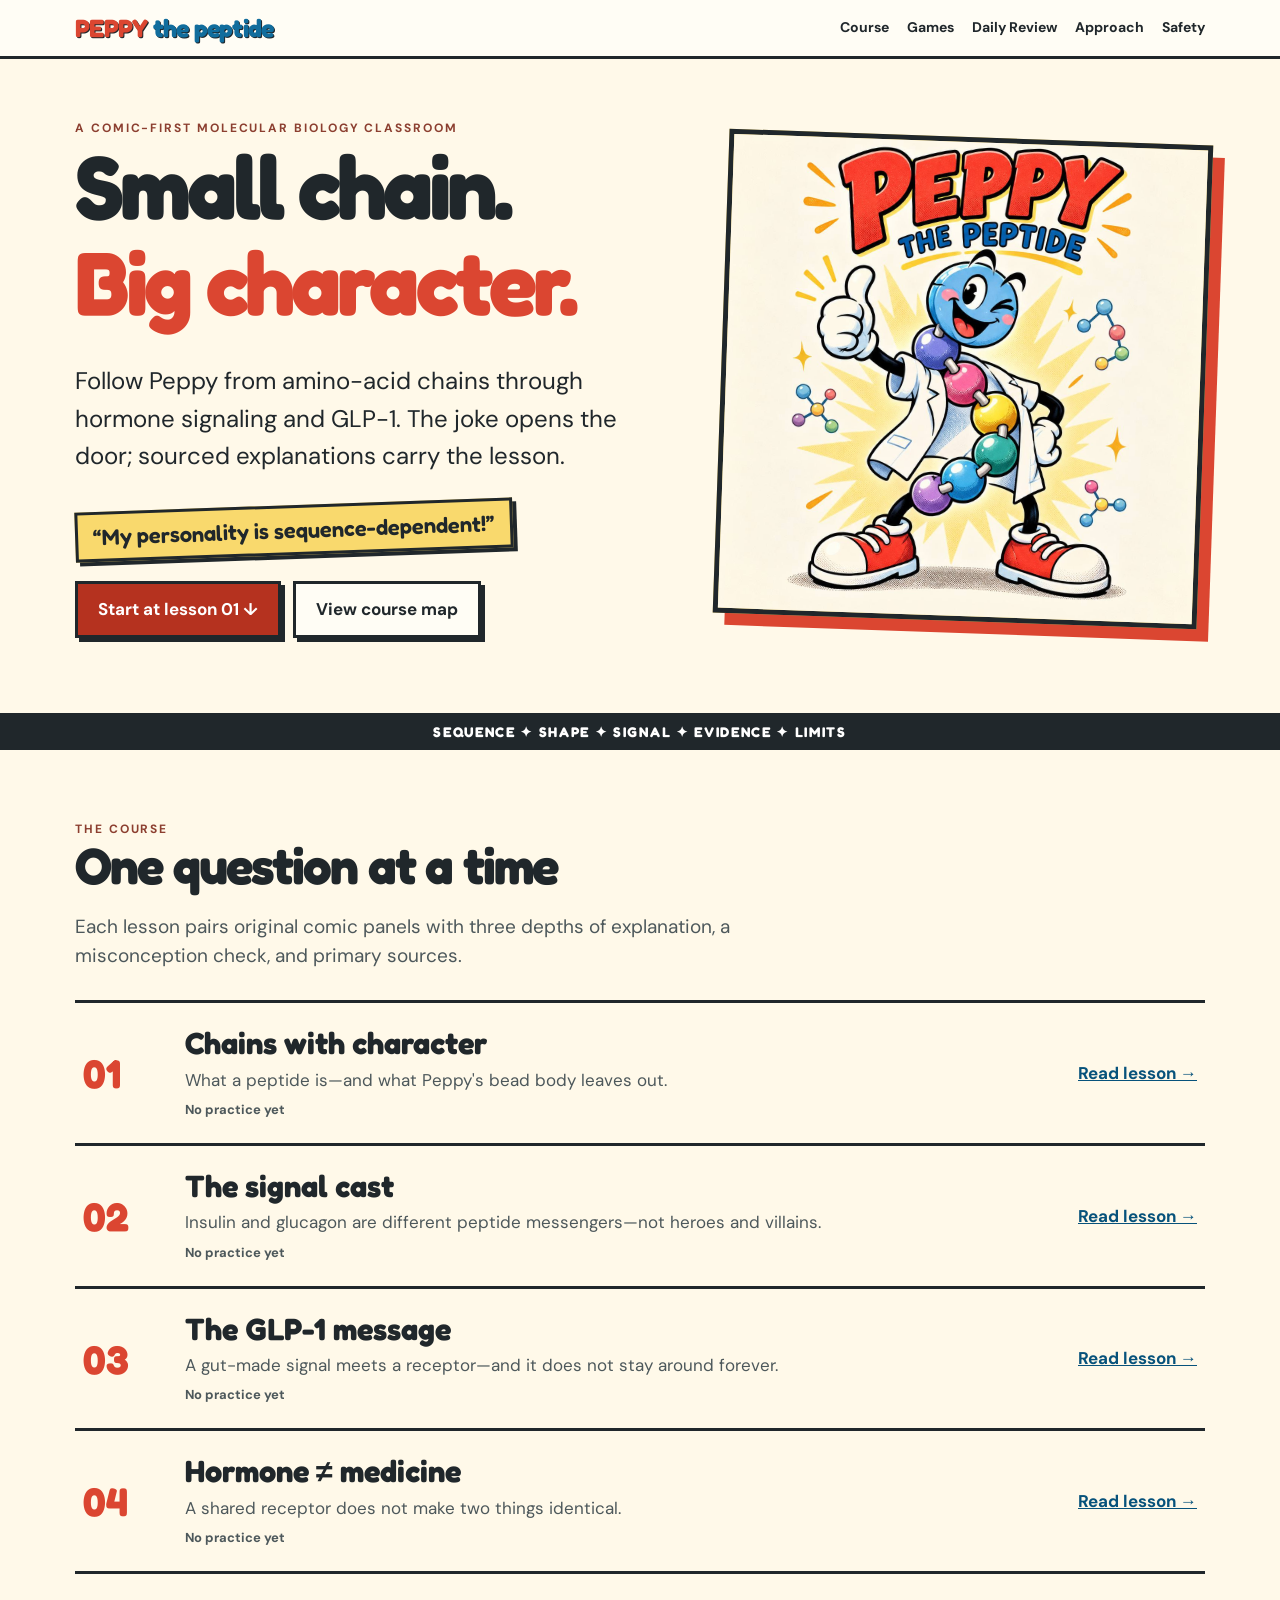
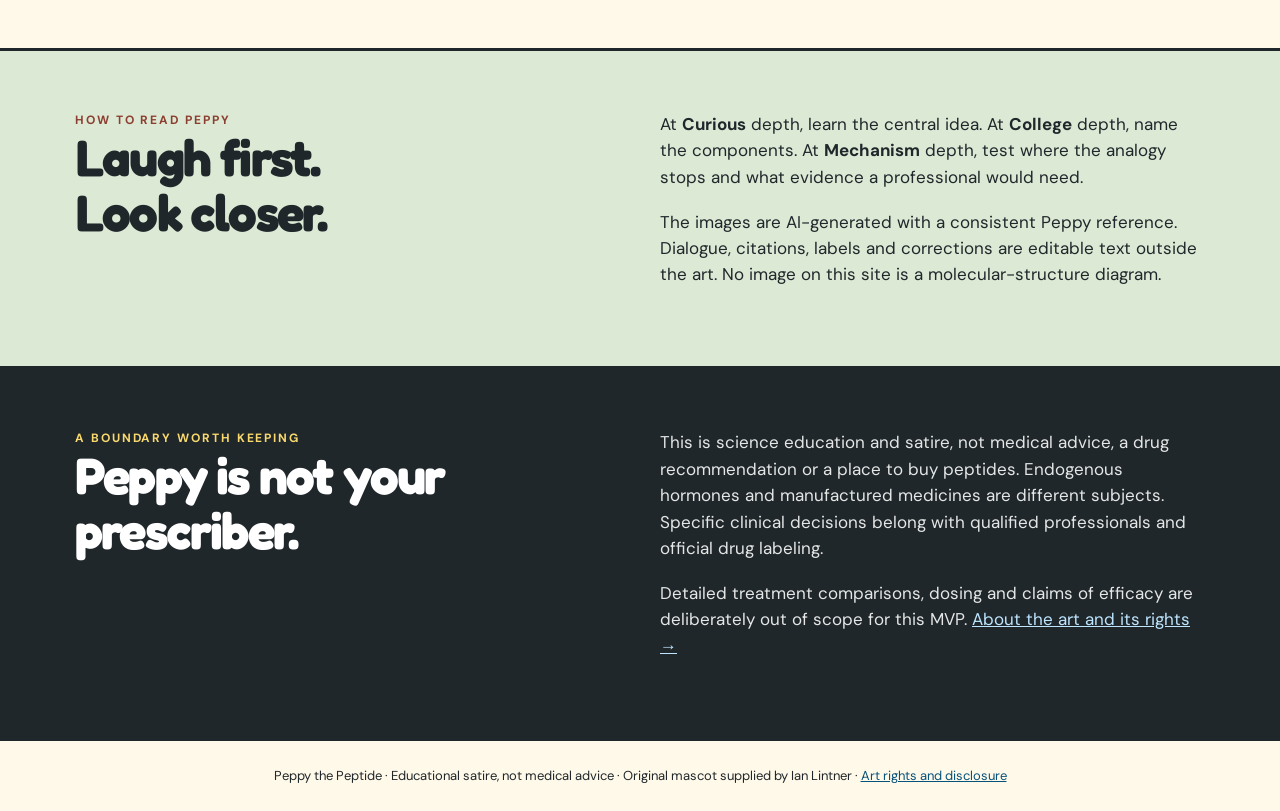
<file: site/index.html>
<!doctype html><html lang="en"><head><meta charset="utf-8"><meta name="viewport" content="width=device-width,initial-scale=1"><meta name="description" content="Peppy the Peptide: sourced, comic-first science lessons from amino-acid sequence to molecular signaling."><title>Course · Peppy the Peptide</title><link rel="stylesheet" href="styles.css"></head><body><a class="skip-link" href="#main">Skip to content</a><header class="site-header"><div class="wrap nav"><a class="brand" href="index.html">PEPPY <span>the peptide</span></a><nav aria-label="Main navigation"><a href="index.html#course">Course</a><a href="games/index.html">Games</a><a href="games/review.html">Daily Review</a><a href="index.html#approach">Approach</a><a href="index.html#safety">Safety</a></nav></div></header><main id="main"><section class="wrap hero"><div><div class="eyebrow">A comic-first molecular biology classroom</div><h1>Small chain.<br><em>Big character.</em></h1><p class="lede">Follow Peppy from amino-acid chains through hormone signaling and GLP-1. The joke opens the door; sourced explanations carry the lesson.</p><div class="catchphrase">“My personality is sequence-dependent!”</div><div class="actions"><a class="button" href="lessons/foundations.html">Start at lesson 01 ↓</a><a class="button light" href="#course">View course map</a></div></div><div class="cover"><img src="assets/peppy-original.jpg" alt="Peppy, a smiling blue-headed seven-sphere chain in a white lab coat and red sneakers" width="1254" height="1254"></div></section><div class="stripe" aria-hidden="true">SEQUENCE ✦ SHAPE ✦ SIGNAL ✦ EVIDENCE ✦ LIMITS</div><section class="wrap section" id="course"><div class="section-title"><div class="eyebrow">The course</div><h2>One question at a time</h2><p>Each lesson pairs original comic panels with three depths of explanation, a misconception check, and primary sources.</p></div><ol class="course-list"><li data-course-lesson="foundations"><span class="number">01</span><div><h3>Chains with character</h3><p>What a peptide is—and what Peppy&#x27;s bead body leaves out.</p><p class="course-game-progress" data-game-progress="foundations" aria-live="polite"></p></div><a href="lessons/foundations.html">Read lesson →</a></li><li data-course-lesson="signal-cast"><span class="number">02</span><div><h3>The signal cast</h3><p>Insulin and glucagon are different peptide messengers—not heroes and villains.</p><p class="course-game-progress" data-game-progress="signal-cast" aria-live="polite"></p></div><a href="lessons/signal-cast.html">Read lesson →</a></li><li data-course-lesson="endogenous-glp1"><span class="number">03</span><div><h3>The GLP-1 message</h3><p>A gut-made signal meets a receptor—and it does not stay around forever.</p><p class="course-game-progress" data-game-progress="endogenous-glp1" aria-live="polite"></p></div><a href="lessons/endogenous-glp1.html">Read lesson →</a></li><li data-course-lesson="hormone-and-medicine"><span class="number">04</span><div><h3>Hormone ≠ medicine</h3><p>A shared receptor does not make two things identical.</p><p class="course-game-progress" data-game-progress="hormone-and-medicine" aria-live="polite"></p></div><a href="lessons/hormone-and-medicine.html">Read lesson →</a></li></ol></section><section class="learning" id="approach"><div class="wrap learning-grid"><div><div class="eyebrow">How to read Peppy</div><h2>Laugh first.<br>Look closer.</h2></div><div><p>At <strong>Curious</strong> depth, learn the central idea. At <strong>College</strong> depth, name the components. At <strong>Mechanism</strong> depth, test where the analogy stops and what evidence a professional would need.</p><p>The images are AI-generated with a consistent Peppy reference. Dialogue, citations, labels and corrections are editable text outside the art. No image on this site is a molecular-structure diagram.</p></div></div></section><section class="science" id="safety"><div class="wrap learning-grid"><div><div class="eyebrow" style="color:var(--gold)">A boundary worth keeping</div><h2>Peppy is not your prescriber.</h2></div><div><p>This is science education and satire, not medical advice, a drug recommendation or a place to buy peptides. Endogenous hormones and manufactured medicines are different subjects. Specific clinical decisions belong with qualified professionals and official drug labeling.</p><p>Detailed treatment comparisons, dosing and claims of efficacy are deliberately out of scope for this MVP. <a href="rights.html">About the art and its rights →</a></p></div></div></section></main><footer class="site-footer">Peppy the Peptide · Educational satire, not medical advice · Original mascot supplied by Ian Lintner · <a href="rights.html">Art rights and disclosure</a></footer><script type="module" src="games/hub.js"></script></body></html>
</file>
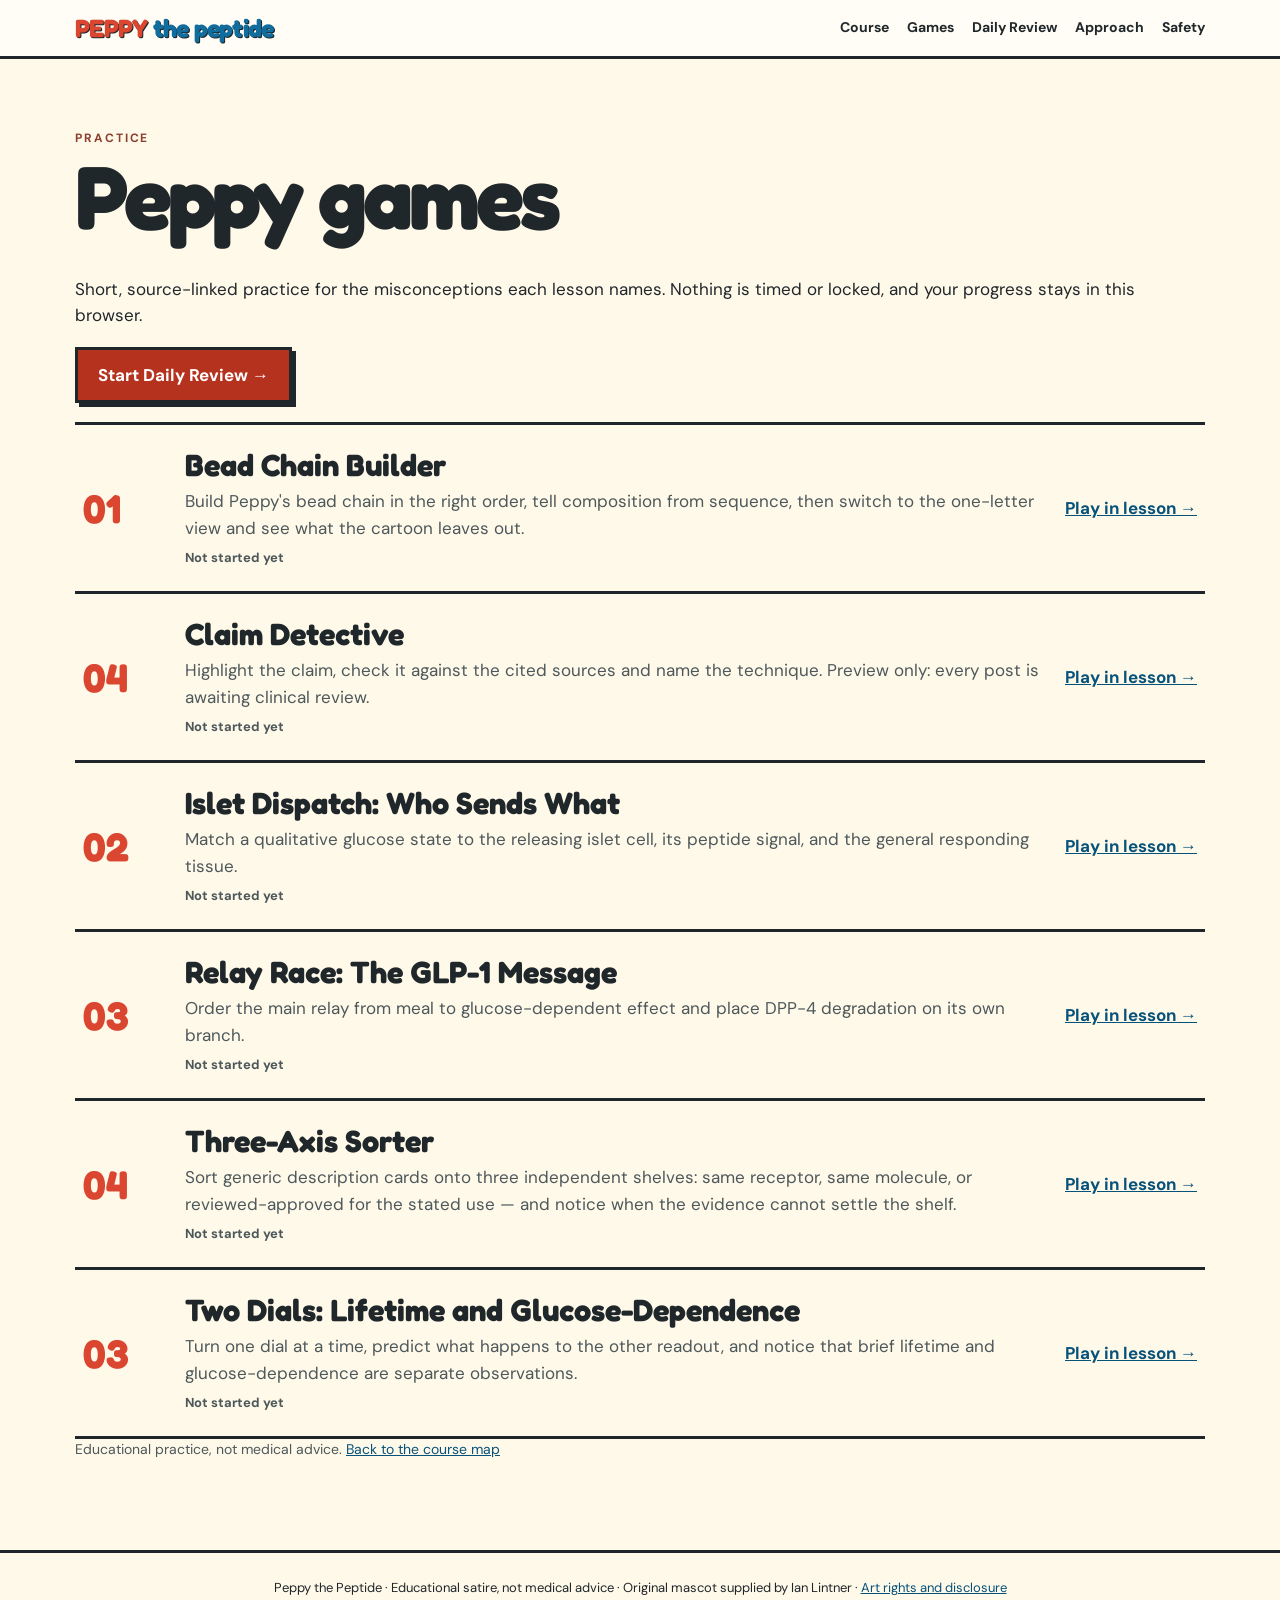
<file: site/games/index.html>
<!doctype html><html lang="en"><head><meta charset="utf-8"><meta name="viewport" content="width=device-width,initial-scale=1"><meta name="description" content="Peppy the Peptide: sourced, comic-first science lessons from amino-acid sequence to molecular signaling."><title>Games · Peppy the Peptide</title><link rel="stylesheet" href="../styles.css"></head><body><a class="skip-link" href="#main">Skip to content</a><header class="site-header"><div class="wrap nav"><a class="brand" href="../index.html">PEPPY <span>the peptide</span></a><nav aria-label="Main navigation"><a href="../index.html#course">Course</a><a href="../games/index.html">Games</a><a href="../games/review.html">Daily Review</a><a href="../index.html#approach">Approach</a><a href="../index.html#safety">Safety</a></nav></div></header><main id="main"><section class="wrap section" id="games-hub"><div class="eyebrow">Practice</div><h1>Peppy games</h1><p class="lede">Short, source-linked practice for the misconceptions each lesson names. Nothing is timed or locked, and your progress stays in this browser.</p><p><a class="button" href="review.html">Start Daily Review →</a></p><ol class="course-list"><li><span class="number">01</span><div><h3>Bead Chain Builder</h3><p>Build Peppy&#x27;s bead chain in the right order, tell composition from sequence, then switch to the one-letter view and see what the cartoon leaves out.</p><p class="game-mastery" data-mastery="bead-chain-builder"></p></div><a href="../lessons/foundations.html#game-bead-chain-builder">Play in lesson →</a></li><li><span class="number">04</span><div><h3>Claim Detective</h3><p>Highlight the claim, check it against the cited sources and name the technique. Preview only: every post is awaiting clinical review.</p><p class="game-mastery" data-mastery="claim-detective"></p></div><a href="../lessons/hormone-and-medicine.html#game-claim-detective">Play in lesson →</a></li><li><span class="number">02</span><div><h3>Islet Dispatch: Who Sends What</h3><p>Match a qualitative glucose state to the releasing islet cell, its peptide signal, and the general responding tissue.</p><p class="game-mastery" data-mastery="islet-dispatch"></p></div><a href="../lessons/signal-cast.html#game-islet-dispatch">Play in lesson →</a></li><li><span class="number">03</span><div><h3>Relay Race: The GLP-1 Message</h3><p>Order the main relay from meal to glucose-dependent effect and place DPP-4 degradation on its own branch.</p><p class="game-mastery" data-mastery="relay-race"></p></div><a href="../lessons/endogenous-glp1.html#game-relay-race">Play in lesson →</a></li><li><span class="number">04</span><div><h3>Three-Axis Sorter</h3><p>Sort generic description cards onto three independent shelves: same receptor, same molecule, or reviewed-approved for the stated use — and notice when the evidence cannot settle the shelf.</p><p class="game-mastery" data-mastery="three-axis-sorter"></p></div><a href="../lessons/hormone-and-medicine.html#game-three-axis-sorter">Play in lesson →</a></li><li><span class="number">03</span><div><h3>Two Dials: Lifetime and Glucose-Dependence</h3><p>Turn one dial at a time, predict what happens to the other readout, and notice that brief lifetime and glucose-dependence are separate observations.</p><p class="game-mastery" data-mastery="two-dials"></p></div><a href="../lessons/endogenous-glp1.html#game-two-dials">Play in lesson →</a></li></ol><p class="small">Educational practice, not medical advice. <a href="../index.html#course">Back to the course map</a></p></section><div id="hub-status" role="status" aria-live="polite" class="sr-only"></div></main><footer class="site-footer">Peppy the Peptide · Educational satire, not medical advice · Original mascot supplied by Ian Lintner · <a href="../rights.html">Art rights and disclosure</a></footer><script type="module" src="hub.js"></script></body></html>
</file>
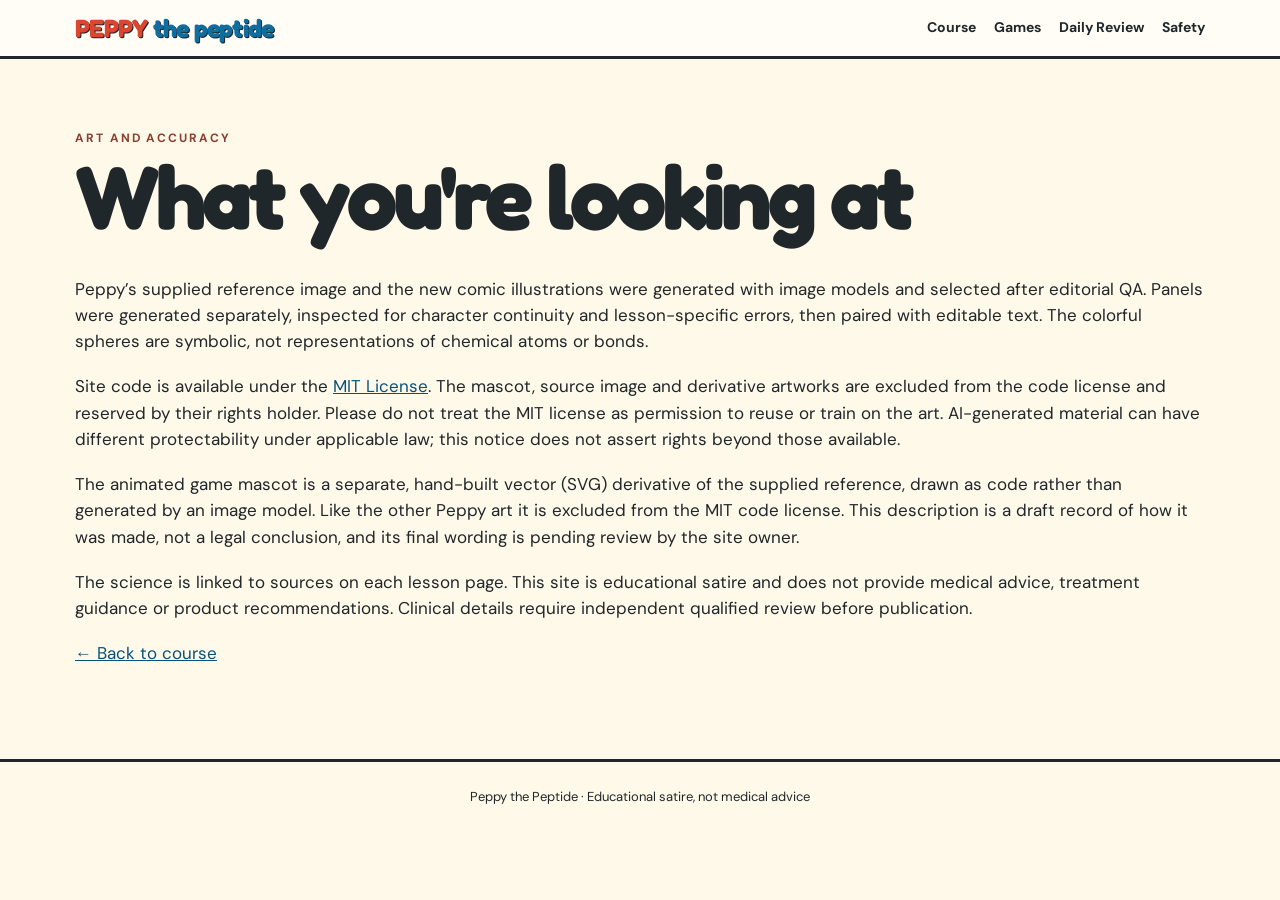
<file: site/rights.html>
<!doctype html><html lang="en"><head><meta charset="utf-8"><meta name="viewport" content="width=device-width,initial-scale=1"><title>Art rights and disclosure · Peppy the Peptide</title><link rel="stylesheet" href="styles.css"></head><body><a class="skip-link" href="#main">Skip to content</a><header class="site-header"><div class="wrap nav"><a class="brand" href="index.html">PEPPY <span>the peptide</span></a><nav aria-label="Main navigation"><a href="index.html#course">Course</a><a href="games/index.html">Games</a><a href="games/review.html">Daily Review</a><a href="index.html#safety">Safety</a></nav></div></header><main id="main" class="wrap section"><div class="eyebrow">Art and accuracy</div><h1>What you're looking at</h1><p>Peppy’s supplied reference image and the new comic illustrations were generated with image models and selected after editorial QA. Panels were generated separately, inspected for character continuity and lesson-specific errors, then paired with editable text. The colorful spheres are symbolic, not representations of chemical atoms or bonds.</p><p>Site code is available under the <a href="https://github.com/ianlintner/peppy-the-peptide/blob/main/LICENSE">MIT License</a>. The mascot, source image and derivative artworks are excluded from the code license and reserved by their rights holder. Please do not treat the MIT license as permission to reuse or train on the art. AI-generated material can have different protectability under applicable law; this notice does not assert rights beyond those available.</p><p>The animated game mascot is a separate, hand-built vector (SVG) derivative of the supplied reference, drawn as code rather than generated by an image model. Like the other Peppy art it is excluded from the MIT code license. This description is a draft record of how it was made, not a legal conclusion, and its final wording is pending review by the site owner.</p><p>The science is linked to sources on each lesson page. This site is educational satire and does not provide medical advice, treatment guidance or product recommendations. Clinical details require independent qualified review before publication.</p><p><a href="index.html">← Back to course</a></p></main><footer class="site-footer">Peppy the Peptide · Educational satire, not medical advice</footer></body></html>
</file>
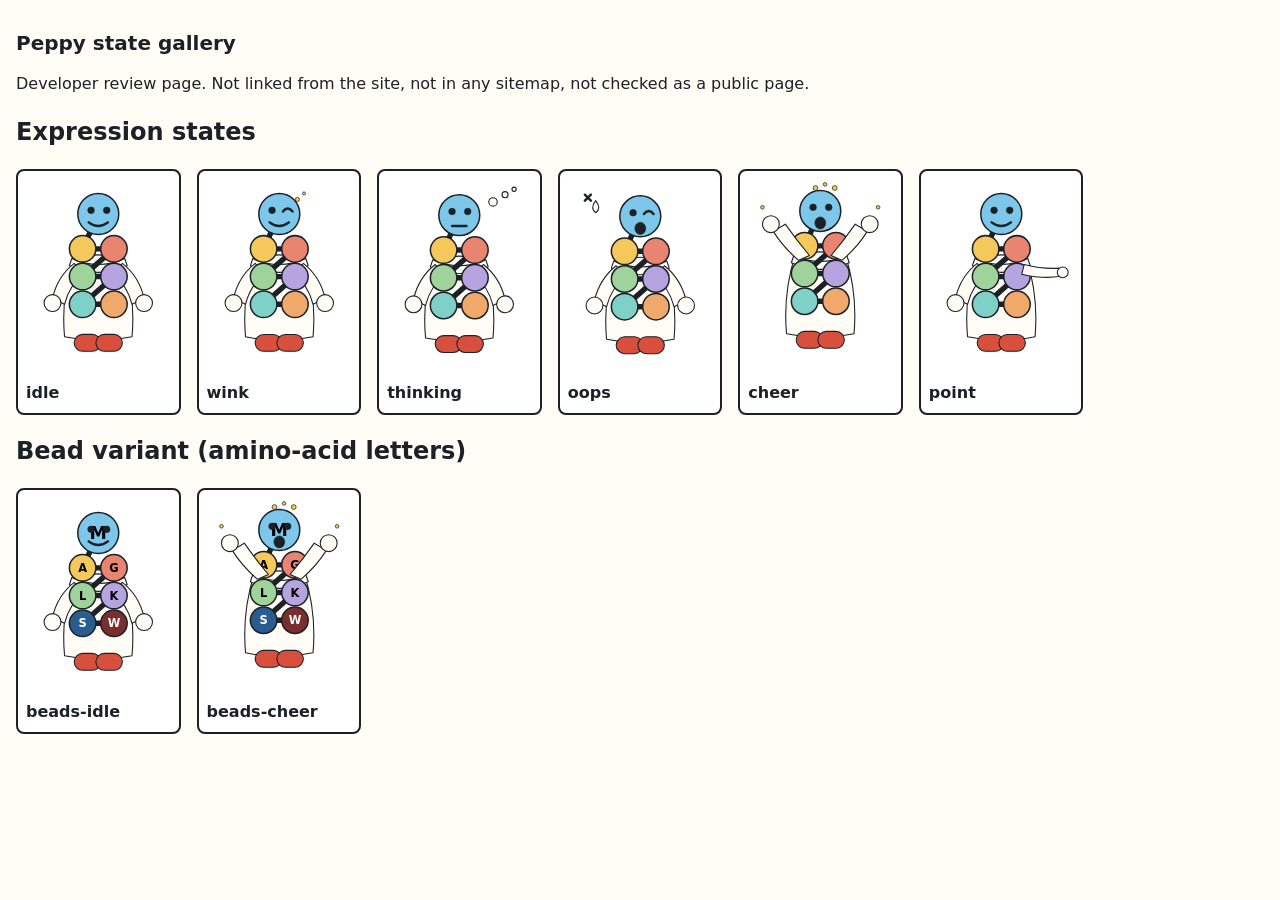
<file: site/dev/peppy-gallery.html>
<!doctype html>
<html lang="en"><head><meta charset="utf-8"><meta name="viewport" content="width=device-width,initial-scale=1"><meta name="robots" content="noindex,nofollow">
<title>Peppy state gallery (dev only)</title>
<link rel="stylesheet" href="../games/ui/peppy.css">
<style>
body{margin:0;padding:16px;font:16px/1.4 system-ui,sans-serif;background:#fffdf5;color:#1b2126}
h1{font-size:1.25rem}
.grid{display:grid;grid-template-columns:repeat(auto-fill,minmax(160px,1fr));gap:16px;list-style:none;padding:0;margin:0}
figure{margin:0;padding:8px;border:2px solid #1b2126;border-radius:8px;background:#fff}
figcaption{font-weight:700;margin-top:4px}
.peppy-frame{--peppy-size:100%}
</style></head>
<body>
<h1>Peppy state gallery</h1>
<p>Developer review page. Not linked from the site, not in any sitemap, not checked as a public page.</p>
<h2>Expression states</h2>
<ul class="grid" id="states"></ul>
<h2>Bead variant (amino-acid letters)</h2>
<ul class="grid" id="beads"></ul>
<script type="module">
import { STATES } from '../games/ui/peppy-svg.js';
import { galleryCellHtml } from '../games/ui/peppy-gallery.js';
const cell = (parent, state, id, opts = {}) => {
  const li = document.createElement('li');
  li.innerHTML = galleryCellHtml(state, id, opts);
  parent.appendChild(li);
};
const only = new URLSearchParams(location.search).get('only');
for (const s of STATES) if (!only || only === s) cell(document.getElementById('states'), s, s);
const beads = ['M', 'A', 'G', 'L', 'K', 'S', 'W'].map((letter, i) => ({ letter, color: ['#7cc7ea', '#f5c85b', '#e8846f', '#9fd39b', '#b6a4e0', '#2a5d8f', '#7a2e2e'][i] }));
cell(document.getElementById('beads'), 'idle', 'beads-idle', { beads });
cell(document.getElementById('beads'), 'cheer', 'beads-cheer', { beads });
</script>
</body></html>
</file>
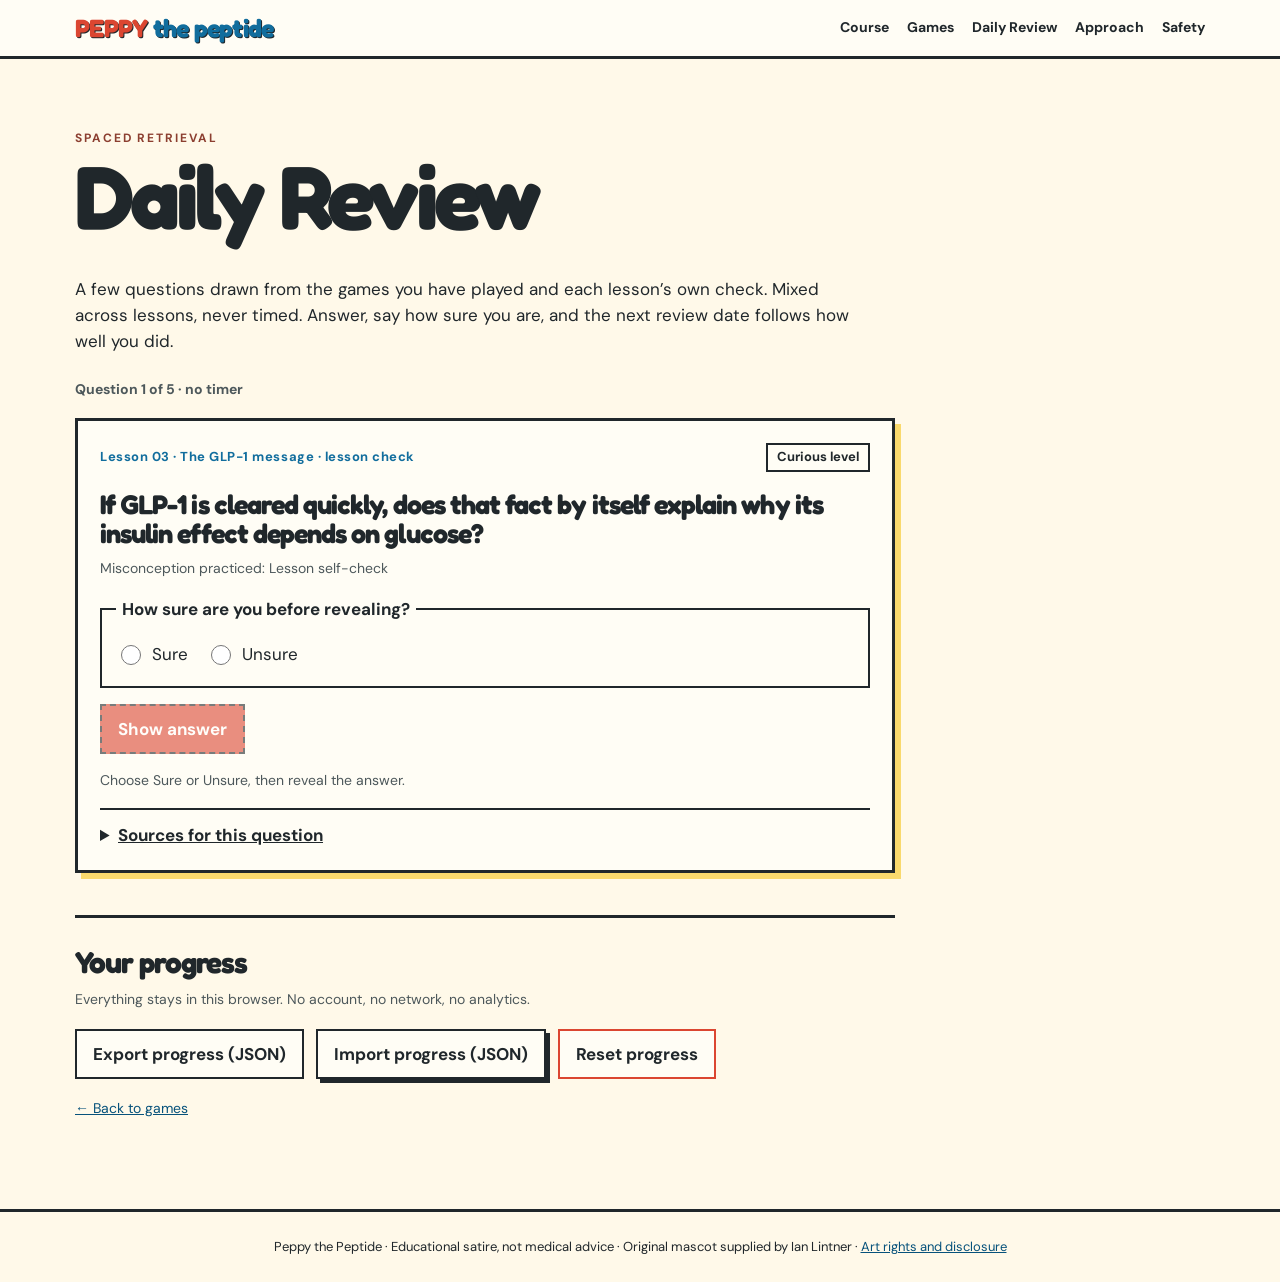
<file: site/games/review.html>
<!doctype html><html lang="en"><head><meta charset="utf-8"><meta name="viewport" content="width=device-width,initial-scale=1"><meta name="description" content="Peppy the Peptide: sourced, comic-first science lessons from amino-acid sequence to molecular signaling."><title>Daily Review · Peppy the Peptide</title><link rel="stylesheet" href="../styles.css"><link rel="stylesheet" href="../review.css"></head><body><a class="skip-link" href="#main">Skip to content</a><header class="site-header"><div class="wrap nav"><a class="brand" href="../index.html">PEPPY <span>the peptide</span></a><nav aria-label="Main navigation"><a href="../index.html#course">Course</a><a href="../games/index.html">Games</a><a href="../games/review.html">Daily Review</a><a href="../index.html#approach">Approach</a><a href="../index.html#safety">Safety</a></nav></div></header><main id="main"><section class="wrap section" id="review"><div class="eyebrow">Spaced retrieval</div><h1>Daily Review</h1><p class="lede">A few questions drawn from the games you have played and each lesson’s own check. Mixed across lessons, never timed. Answer, say how sure you are, and the next review date follows how well you did.</p><div id="review-mount" aria-live="polite"><p>Loading your review queue…</p></div><div id="review-status" role="status" aria-live="polite" class="sr-only"></div><section class="review-tools" aria-label="Progress controls"><h2>Your progress</h2><p class="small">Everything stays in this browser. No account, no network, no analytics.</p><div class="review-buttons"><button type="button" id="review-export">Export progress (JSON)</button><label class="button light" for="review-import">Import progress (JSON)<input type="file" id="review-import" accept="application/json,.json" hidden></label><button type="button" id="review-reset">Reset progress</button></div><p id="review-tools-status" role="status" aria-live="polite"></p></section><p class="small"><a href="index.html">← Back to games</a></p></section></main><footer class="site-footer">Peppy the Peptide · Educational satire, not medical advice · Original mascot supplied by Ian Lintner · <a href="../rights.html">Art rights and disclosure</a></footer><script type="module" src="review.js"></script></body></html>
</file>
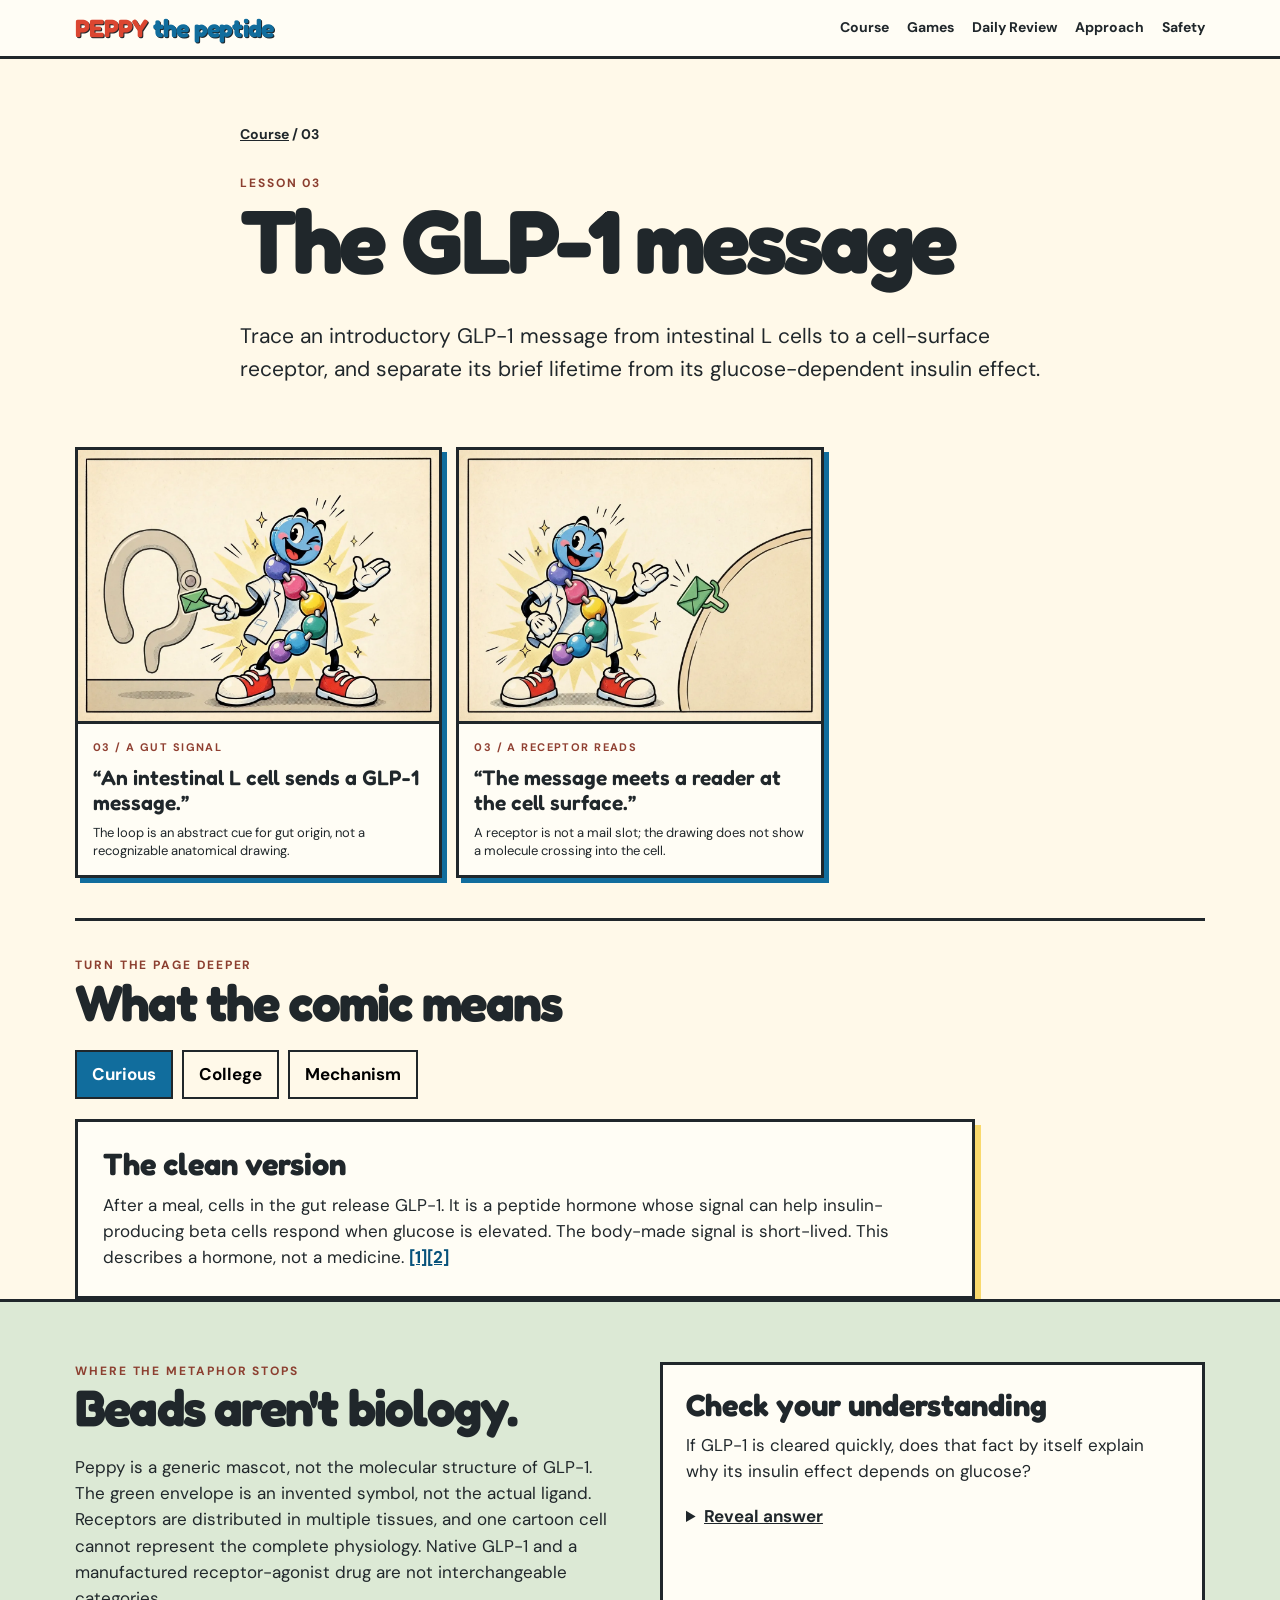
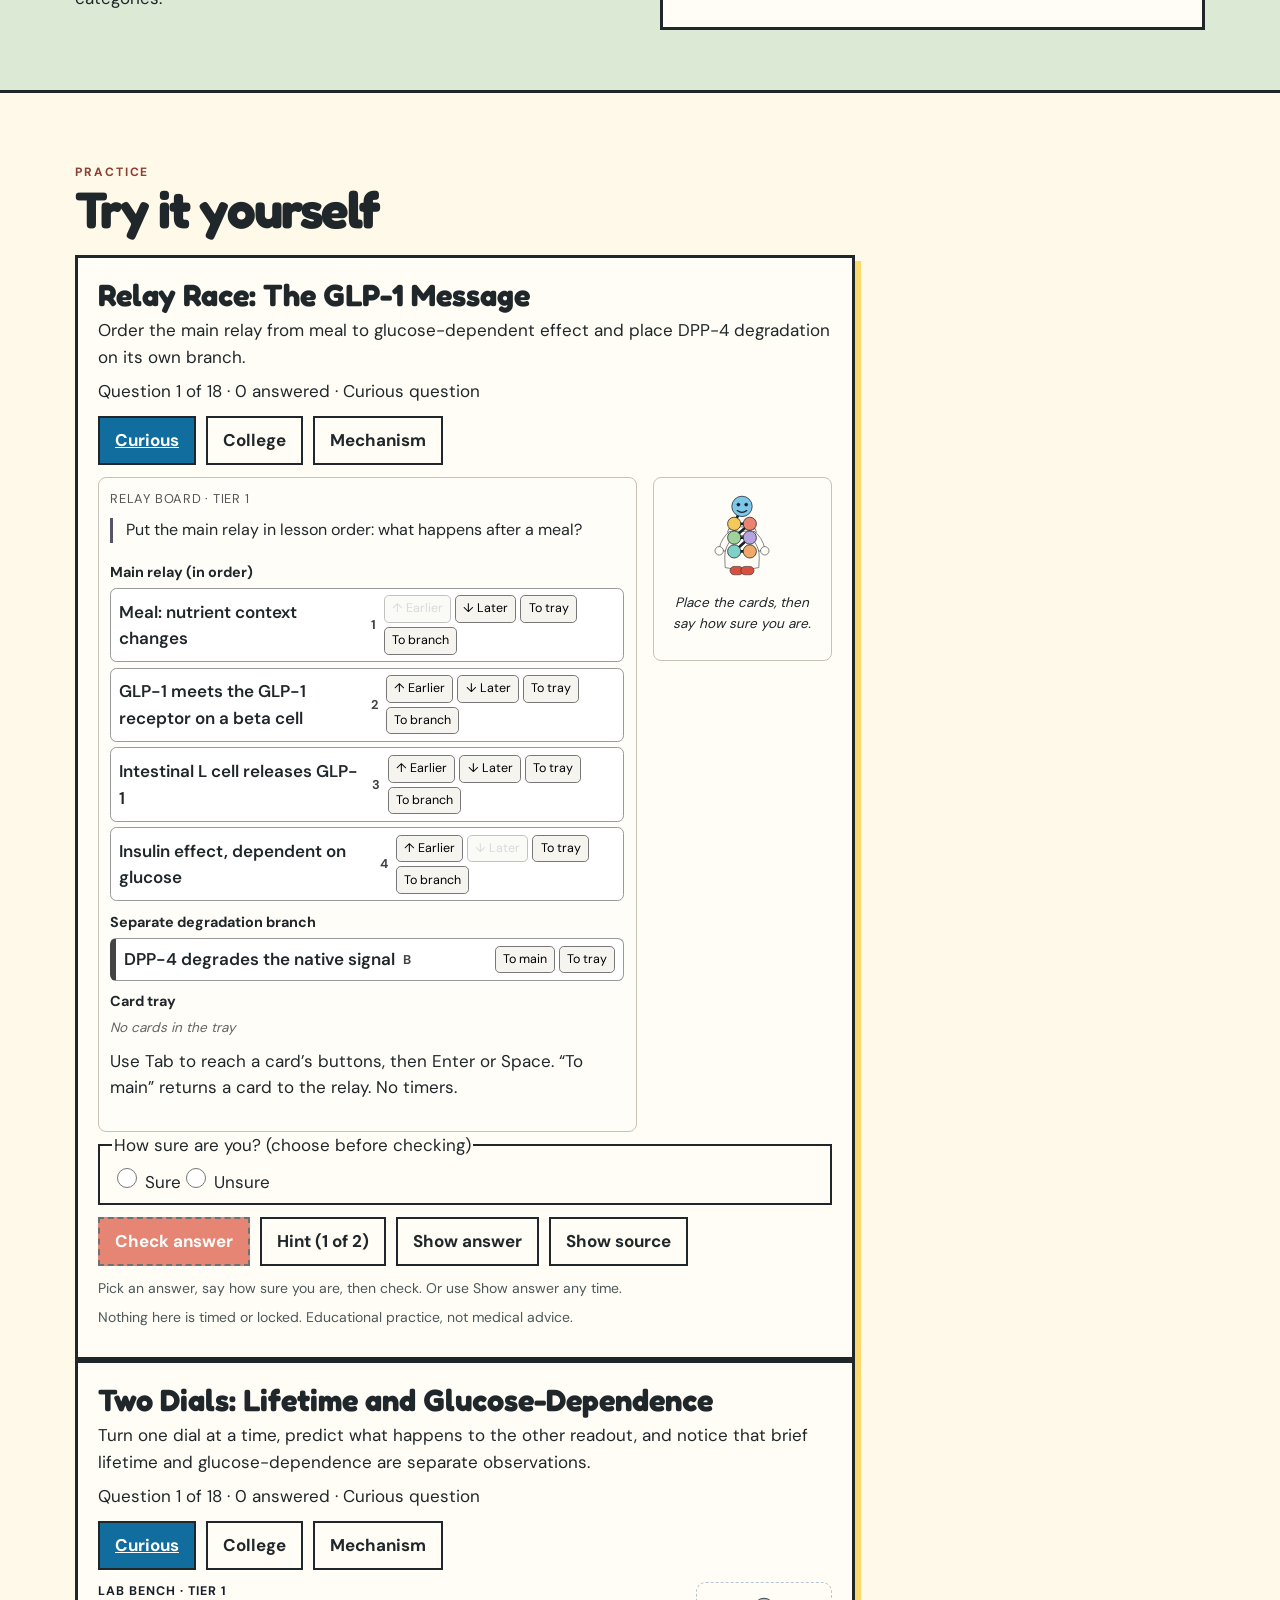
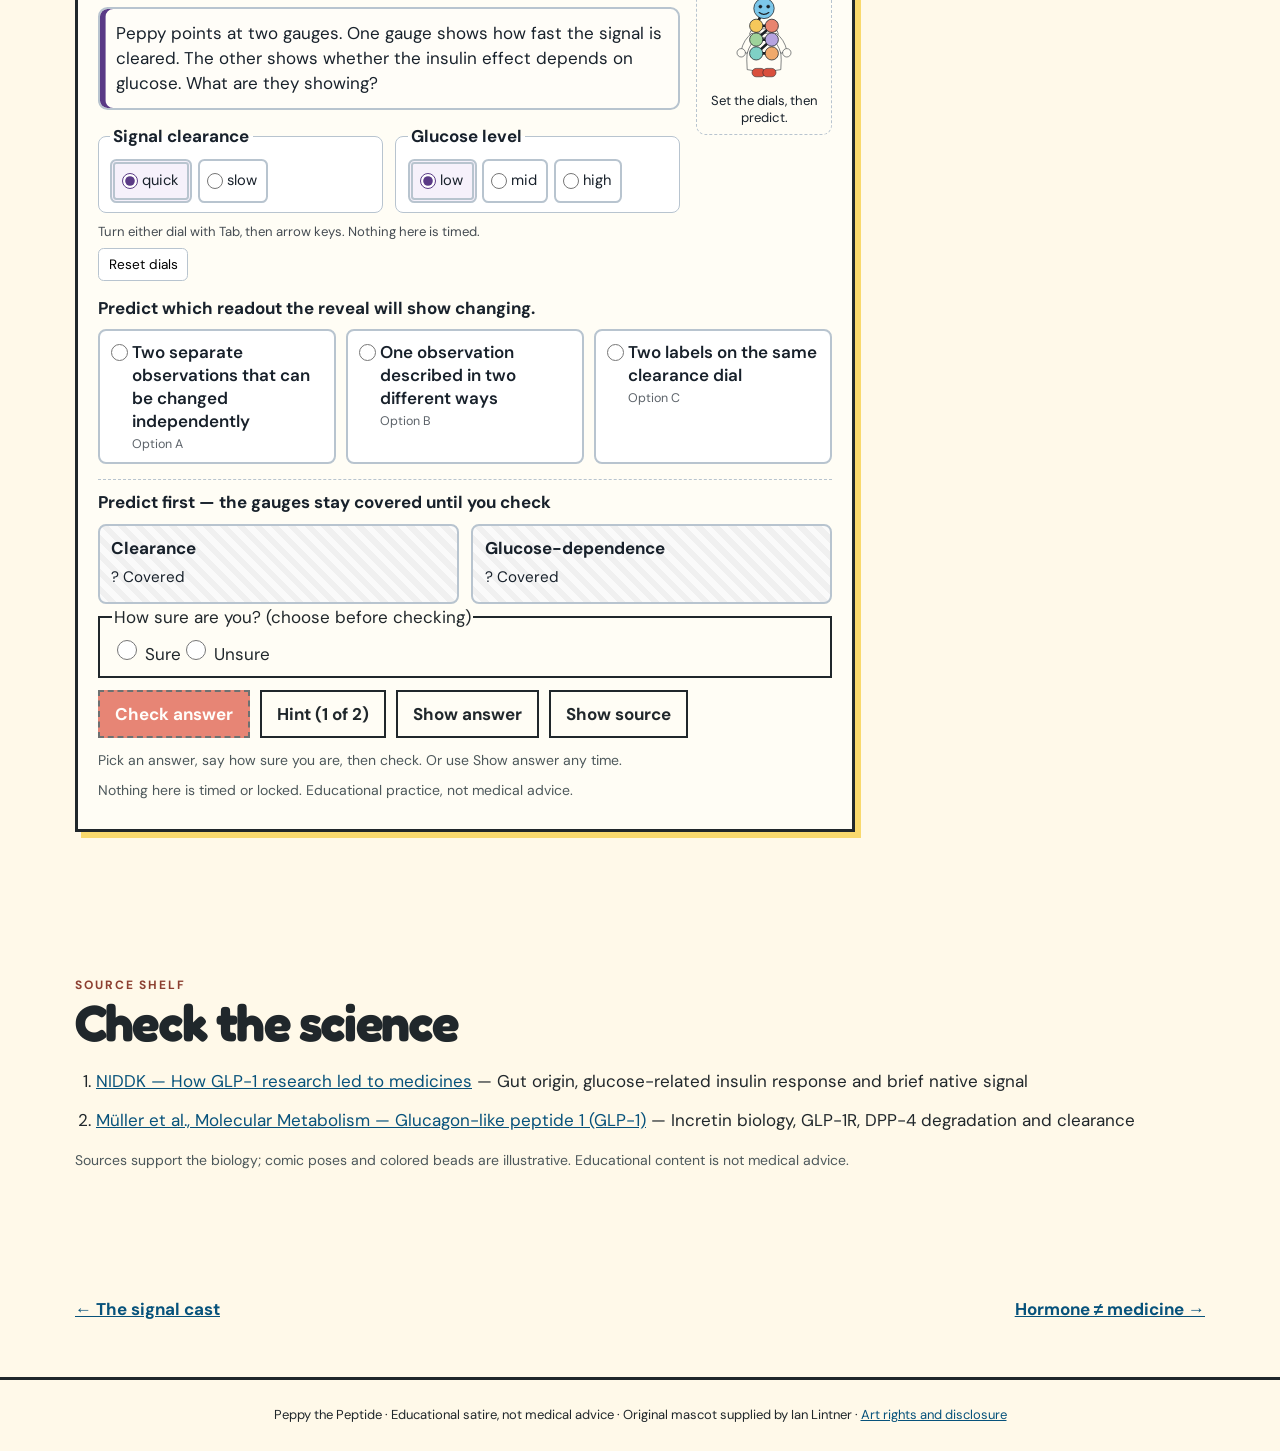
<file: site/lessons/endogenous-glp1.html>
<!doctype html><html lang="en"><head><meta charset="utf-8"><meta name="viewport" content="width=device-width,initial-scale=1"><meta name="description" content="Peppy the Peptide: sourced, comic-first science lessons from amino-acid sequence to molecular signaling."><title>The GLP-1 message · Peppy the Peptide</title><link rel="stylesheet" href="../styles.css"></head><body><a class="skip-link" href="#main">Skip to content</a><header class="site-header"><div class="wrap nav"><a class="brand" href="../index.html">PEPPY <span>the peptide</span></a><nav aria-label="Main navigation"><a href="../index.html#course">Course</a><a href="../games/index.html">Games</a><a href="../games/review.html">Daily Review</a><a href="../index.html#approach">Approach</a><a href="../index.html#safety">Safety</a></nav></div></header><main id="main"><article><div class="wrap lesson-head"><div class="breadcrumbs"><a href="../index.html">Course</a> / 03</div><div class="eyebrow">Lesson 03</div><h1>The GLP-1 message</h1><p class="lede">Trace an introductory GLP-1 message from intestinal L cells to a cell-surface receptor, and separate its brief lifetime from its glucose-dependent insulin effect.</p></div><div class="wrap"><div class="panel-strip" aria-label="Comic panels in reading order"><figure class="panel"><img src="../assets/lesson-03-panel-a.webp" alt="Peppy points to one green symbolic envelope beside an abstract loop and a round cell, representing gut context rather than anatomy" loading="lazy"><figcaption><span class="panel-num">03 / A GUT SIGNAL</span><strong>“An intestinal L cell sends a GLP-1 message.”</strong><small>The loop is an abstract cue for gut origin, not a recognizable anatomical drawing.</small></figcaption></figure><figure class="panel"><img src="../assets/lesson-03-panel-b.webp" alt="Peppy points to a green symbolic envelope touching one receptor at the outside of a cartoon cell boundary" loading="lazy"><figcaption><span class="panel-num">03 / A RECEPTOR READS</span><strong>“The message meets a reader at the cell surface.”</strong><small>A receptor is not a mail slot; the drawing does not show a molecule crossing into the cell.</small></figcaption></figure></div><section class="depth" aria-label="Explanation depth"><div class="eyebrow">Turn the page deeper</div><h2>What the comic means</h2><div class="depth-controls" role="group" aria-label="Select explanation depth"><button type="button" data-select="curious" aria-pressed="true">Curious</button><button type="button" data-select="college" aria-pressed="false">College</button><button type="button" data-select="mechanism" aria-pressed="false">Mechanism</button></div><div class="depth-copy" aria-live="polite"><div class="depth-pane" id="curious" data-depth="curious" ><h3>The clean version</h3><p>After a meal, cells in the gut release GLP-1. It is a peptide hormone whose signal can help insulin-producing beta cells respond when glucose is elevated. The body-made signal is short-lived. This describes a hormone, not a medicine. <a href="#sources">[1][2]</a></p></div><div class="depth-pane" id="college" data-depth="college" hidden><h3>One level deeper</h3><p>Intestinal enteroendocrine L cells release GLP-1, an incretin derived from proglucagon. It acts through the GLP-1 receptor, including on pancreatic beta cells, and its insulin-enhancing effect is glucose-dependent. Native GLP-1 is rapidly degraded in part by DPP-4, with clearance further limiting its time in circulation. Those are separate facts: rapid clearance does not cause the glucose-dependence. <a href="#sources">[1][2]</a></p></div><div class="depth-pane" id="mechanism" data-depth="mechanism" hidden><h3>Mechanism lens</h3><p>Mechanism entry point: proglucagon processing differs by tissue, and GLP-1R is a cell-surface G-protein-coupled receptor. Receptor activation and insulin secretion must be interpreted in the context of glucose concentration, cell state and other signals. DPP-4 cleavage changes the native peptide's activity, while clearance limits exposure. The images do not encode receptor structure, ligand sequence, signaling kinetics or a quantitative response curve. <a href="#sources">[2]</a></p></div></div></section></div><section class="learning"><div class="wrap learning-grid"><div><div class="eyebrow">Where the metaphor stops</div><h2>Beads aren't biology.</h2><p>Peppy is a generic mascot, not the molecular structure of GLP-1. The green envelope is an invented symbol, not the actual ligand. Receptors are distributed in multiple tissues, and one cartoon cell cannot represent the complete physiology. Native GLP-1 and a manufactured receptor-agonist drug are not interchangeable categories.</p></div><div class="check"><h3>Check your understanding</h3><p>If GLP-1 is cleared quickly, does that fact by itself explain why its insulin effect depends on glucose?</p><details><summary>Reveal answer</summary><p>No. Its short lifetime and glucose-dependent insulin effect are distinct observations. One does not establish the mechanism of the other.</p></details></div></div></section><section class="wrap section games" id="games" aria-labelledby="games-title"><div class="eyebrow">Practice</div><h2 id="games-title">Try it yourself</h2><div class="game-mount" id="game-relay-race" data-game="relay-race" data-lesson="endogenous-glp1" data-items="../games/data/relay-race.json"><h3>Relay Race: The GLP-1 Message</h3><p>Order the main relay from meal to glucose-dependent effect and place DPP-4 degradation on its own branch.</p><noscript><p>This practice game needs JavaScript. Without it, reread the lesson and use the self-check above; nothing here is required to finish the lesson.</p></noscript></div><div class="game-mount" id="game-two-dials" data-game="two-dials" data-lesson="endogenous-glp1" data-items="../games/data/two-dials.json"><h3>Two Dials: Lifetime and Glucose-Dependence</h3><p>Turn one dial at a time, predict what happens to the other readout, and notice that brief lifetime and glucose-dependence are separate observations.</p><noscript><p>This practice game needs JavaScript. Without it, reread the lesson and use the self-check above; nothing here is required to finish the lesson.</p></noscript></div></section><section class="wrap section sources" id="sources"><div class="eyebrow">Source shelf</div><h2>Check the science</h2><ol><li><a href="https://www.niddk.nih.gov/news/archive/2021/story-discovery-medications-diabetes-obesity-emerged-research-pancreatic-hormone" target="_blank" rel="noopener">NIDDK — How GLP-1 research led to medicines</a> — Gut origin, glucose-related insulin response and brief native signal</li><li><a href="https://pmc.ncbi.nlm.nih.gov/articles/PMC6812410/" target="_blank" rel="noopener">Müller et al., Molecular Metabolism — Glucagon-like peptide 1 (GLP-1)</a> — Incretin biology, GLP-1R, DPP-4 degradation and clearance</li></ol><p class="small">Sources support the biology; comic poses and colored beads are illustrative. Educational content is not medical advice.</p></section><div class="wrap next"><a href="signal-cast.html">← The signal cast</a><a href="hormone-and-medicine.html">Hormone ≠ medicine →</a></div></article><script src="../lesson.js" defer></script><script type="module" src="../games/relay-race/main.js"></script><script type="module" src="../games/two-dials/main.js"></script></main><footer class="site-footer">Peppy the Peptide · Educational satire, not medical advice · Original mascot supplied by Ian Lintner · <a href="../rights.html">Art rights and disclosure</a></footer></body></html>
</file>
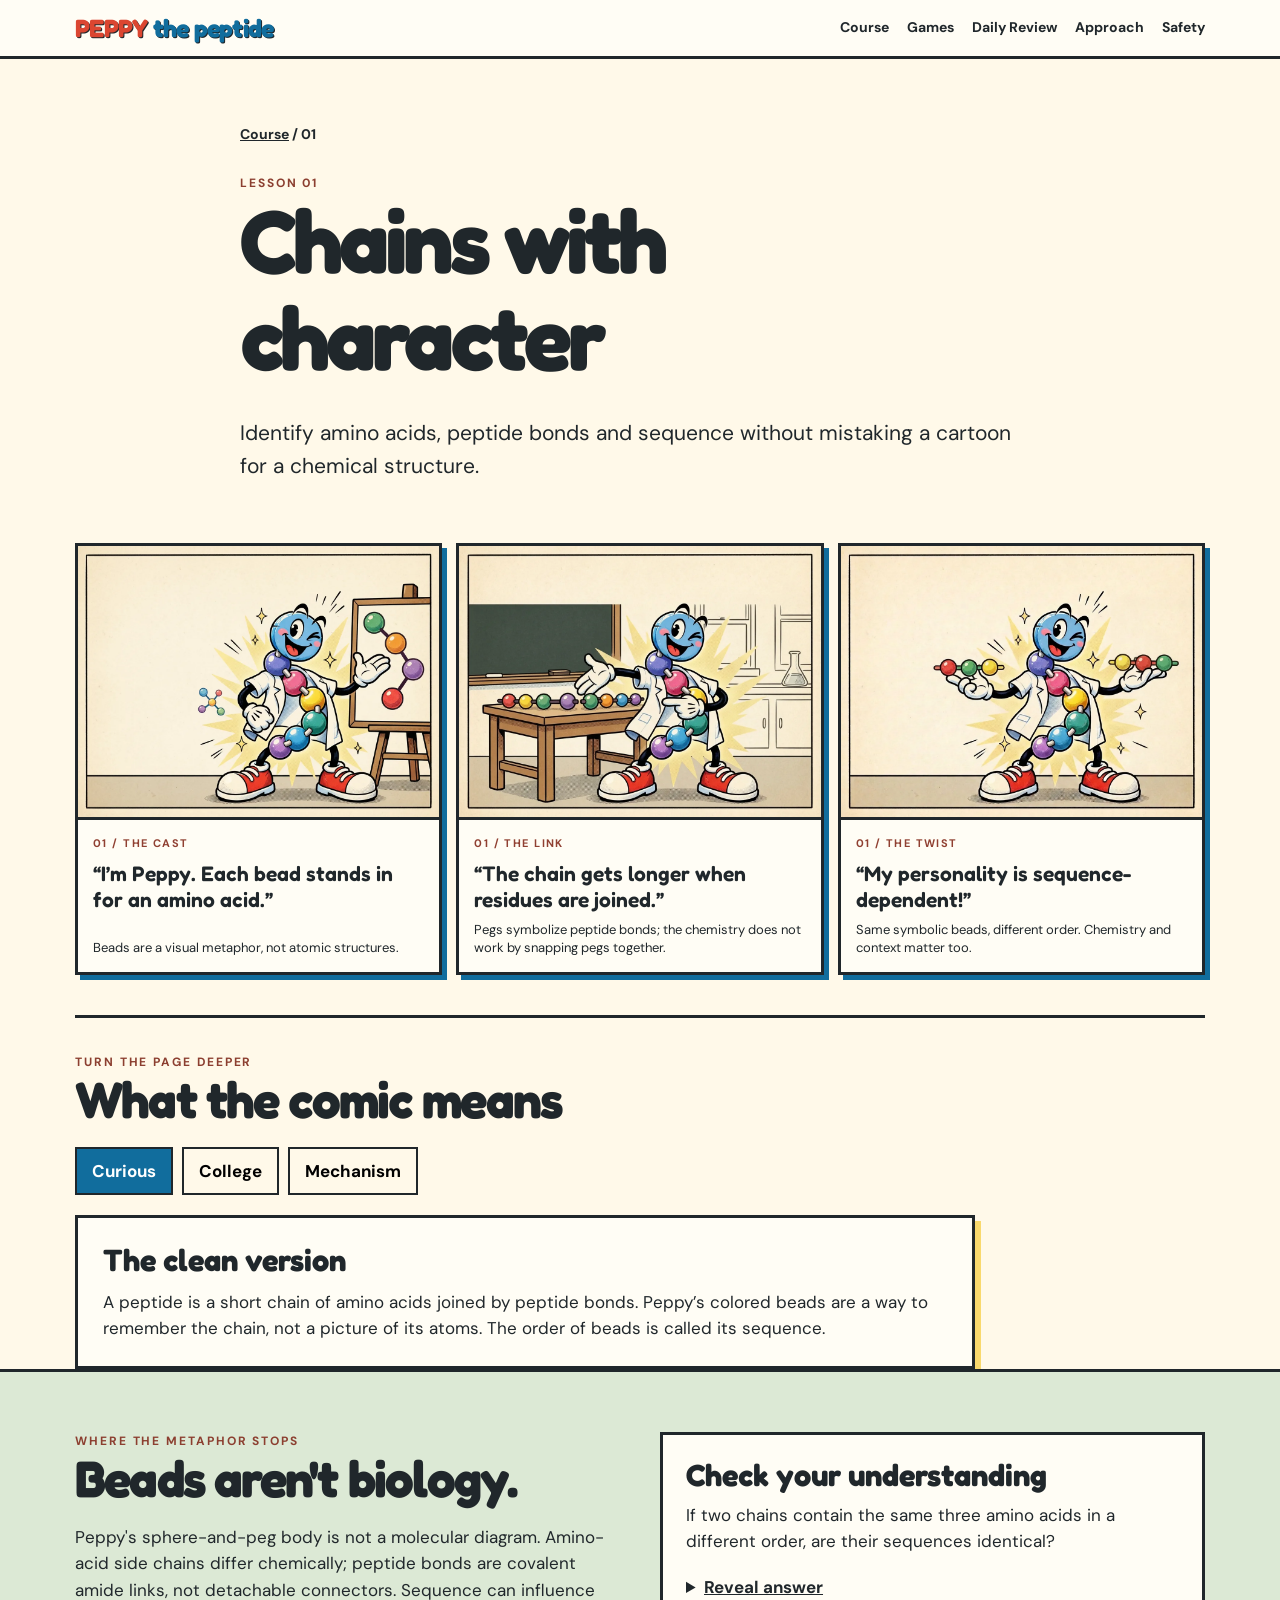
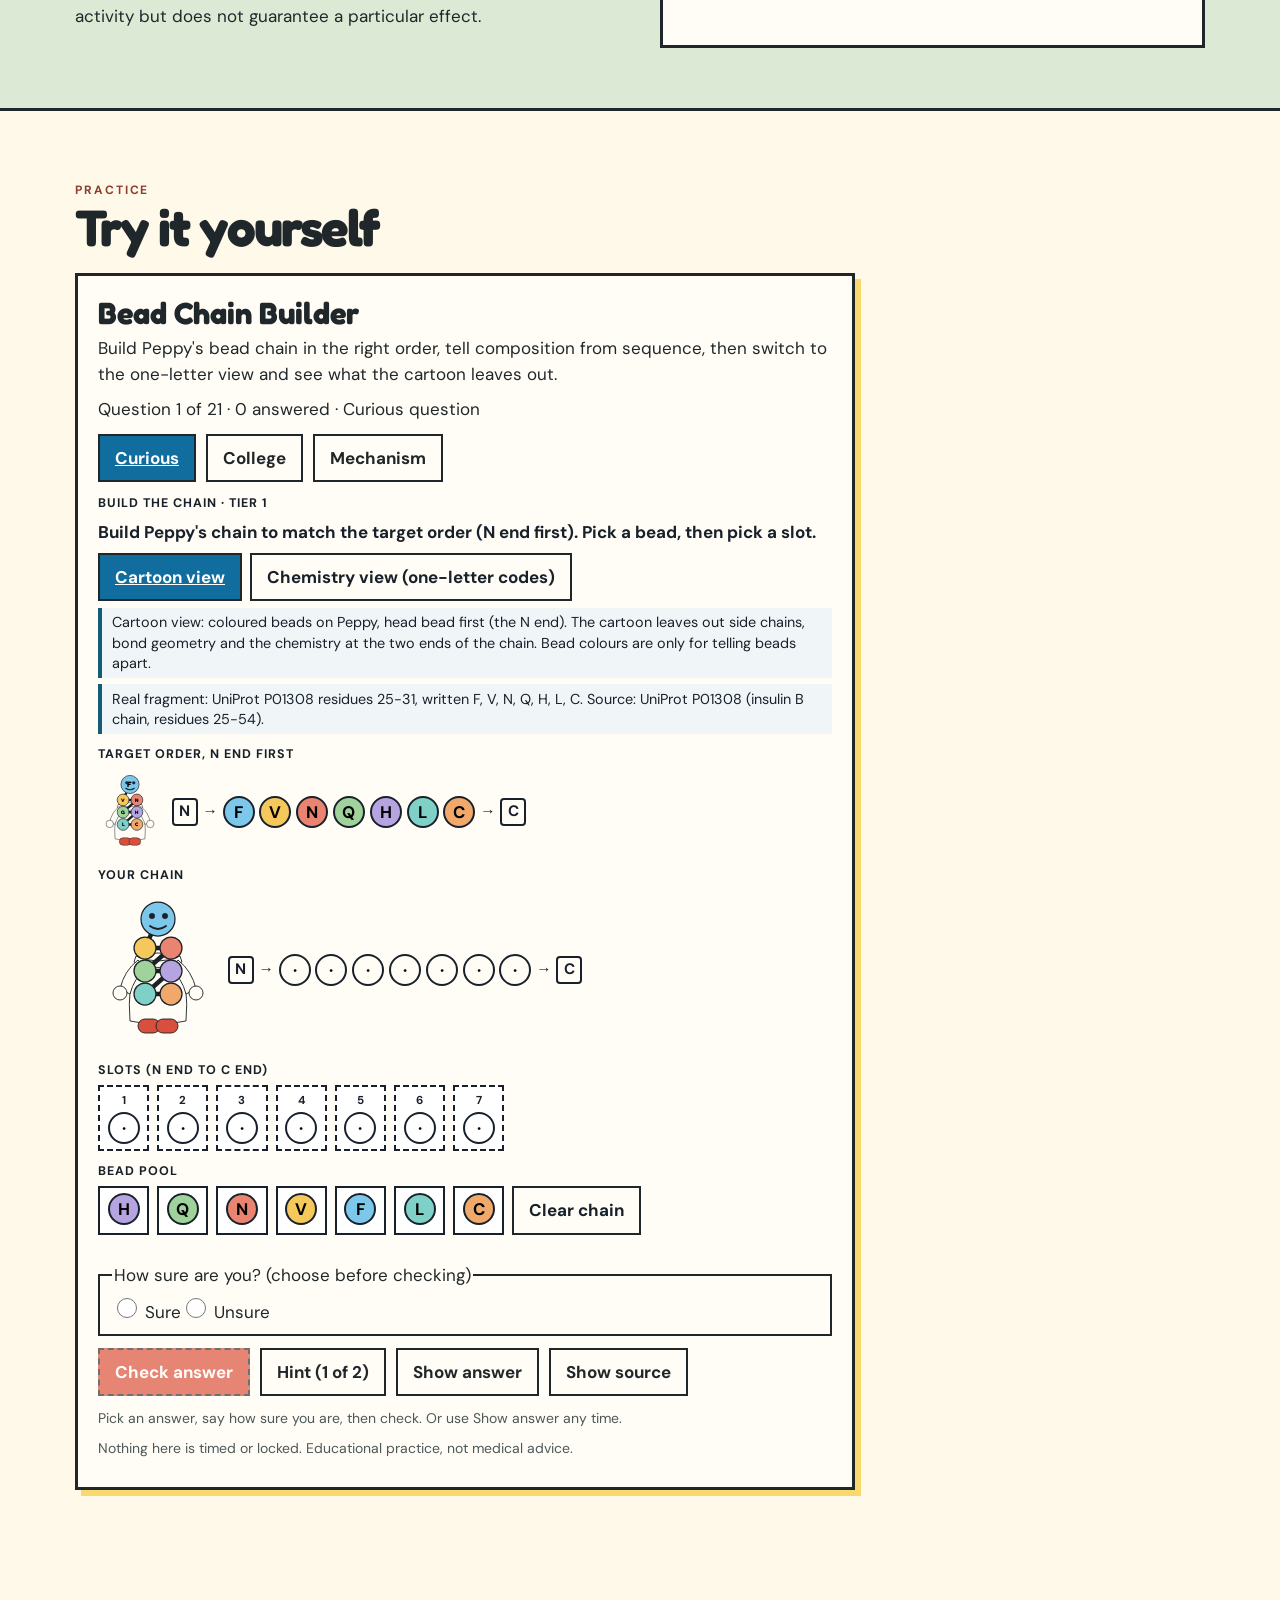
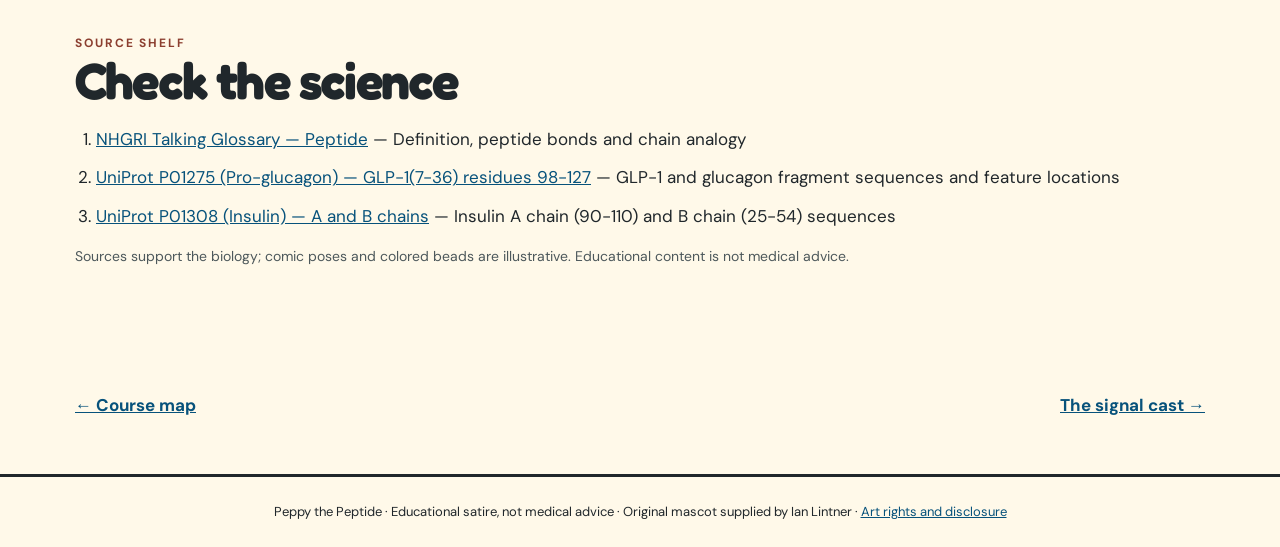
<file: site/lessons/foundations.html>
<!doctype html><html lang="en"><head><meta charset="utf-8"><meta name="viewport" content="width=device-width,initial-scale=1"><meta name="description" content="Peppy the Peptide: sourced, comic-first science lessons from amino-acid sequence to molecular signaling."><title>Chains with character · Peppy the Peptide</title><link rel="stylesheet" href="../styles.css"></head><body><a class="skip-link" href="#main">Skip to content</a><header class="site-header"><div class="wrap nav"><a class="brand" href="../index.html">PEPPY <span>the peptide</span></a><nav aria-label="Main navigation"><a href="../index.html#course">Course</a><a href="../games/index.html">Games</a><a href="../games/review.html">Daily Review</a><a href="../index.html#approach">Approach</a><a href="../index.html#safety">Safety</a></nav></div></header><main id="main"><article><div class="wrap lesson-head"><div class="breadcrumbs"><a href="../index.html">Course</a> / 01</div><div class="eyebrow">Lesson 01</div><h1>Chains with character</h1><p class="lede">Identify amino acids, peptide bonds and sequence without mistaking a cartoon for a chemical structure.</p></div><div class="wrap"><div class="panel-strip" aria-label="Comic panels in reading order"><figure class="panel"><img src="../assets/peppy-classroom-001.webp" alt="Peppy stands by an easel showing a symbolic four-bead chain" loading="lazy"><figcaption><span class="panel-num">01 / THE CAST</span><strong>“I’m Peppy. Each bead stands in for an amino acid.”</strong><small>Beads are a visual metaphor, not atomic structures.</small></figcaption></figure><figure class="panel"><img src="../assets/peppy-bond-002.webp" alt="Peppy gestures to two short symbolic bead chains on a table" loading="lazy"><figcaption><span class="panel-num">01 / THE LINK</span><strong>“The chain gets longer when residues are joined.”</strong><small>Pegs symbolize peptide bonds; the chemistry does not work by snapping pegs together.</small></figcaption></figure><figure class="panel"><img src="../assets/peppy-sequence-003-revised.webp" alt="Peppy compares red-green-yellow and yellow-red-green symbolic bead chains" loading="lazy"><figcaption><span class="panel-num">01 / THE TWIST</span><strong>“My personality is sequence-dependent!”</strong><small>Same symbolic beads, different order. Chemistry and context matter too.</small></figcaption></figure></div><section class="depth" aria-label="Explanation depth"><div class="eyebrow">Turn the page deeper</div><h2>What the comic means</h2><div class="depth-controls" role="group" aria-label="Select explanation depth"><button type="button" data-select="curious" aria-pressed="true">Curious</button><button type="button" data-select="college" aria-pressed="false">College</button><button type="button" data-select="mechanism" aria-pressed="false">Mechanism</button></div><div class="depth-copy" aria-live="polite"><div class="depth-pane" id="curious" data-depth="curious" ><h3>The clean version</h3><p>A peptide is a short chain of amino acids joined by peptide bonds. Peppy’s colored beads are a way to remember the chain, not a picture of its atoms. The order of beads is called its sequence.</p></div><div class="depth-pane" id="college" data-depth="college" hidden><h3>One level deeper</h3><p>A chain has a defined order from its amino (N) terminus toward its carboxyl (C) terminus. A peptide bond links neighboring amino-acid residues. Short chains are commonly called peptides; the exact peptide-versus-polypeptide size boundary varies by context. The same residue composition in another order is a different primary sequence.</p></div><div class="depth-pane" id="mechanism" data-depth="mechanism" hidden><h3>Mechanism lens</h3><p>Primary sequence constrains chemical behavior but is not a stand-alone activity prediction. Side-chain chemistry, stereochemistry, conformation, modifications, solution environment and the biological target all matter. The cartoon neither encodes peptide-bond geometry nor N/C-terminal chemistry, so use an actual molecular diagram for mechanistic analysis.</p></div></div></section></div><section class="learning"><div class="wrap learning-grid"><div><div class="eyebrow">Where the metaphor stops</div><h2>Beads aren't biology.</h2><p>Peppy&#x27;s sphere-and-peg body is not a molecular diagram. Amino-acid side chains differ chemically; peptide bonds are covalent amide links, not detachable connectors. Sequence can influence activity but does not guarantee a particular effect.</p></div><div class="check"><h3>Check your understanding</h3><p>If two chains contain the same three amino acids in a different order, are their sequences identical?</p><details><summary>Reveal answer</summary><p>No. Composition is the same; the ordered sequence is different. That alone does not tell us what either chain does in a cell.</p></details></div></div></section><section class="wrap section games" id="games" aria-labelledby="games-title"><div class="eyebrow">Practice</div><h2 id="games-title">Try it yourself</h2><div class="game-mount" id="game-bead-chain-builder" data-game="bead-chain-builder" data-lesson="foundations" data-items="../games/data/bead-chain-builder.json"><h3>Bead Chain Builder</h3><p>Build Peppy&#x27;s bead chain in the right order, tell composition from sequence, then switch to the one-letter view and see what the cartoon leaves out.</p><noscript><p>This practice game needs JavaScript. Without it, reread the lesson and use the self-check above; nothing here is required to finish the lesson.</p></noscript></div></section><section class="wrap section sources" id="sources"><div class="eyebrow">Source shelf</div><h2>Check the science</h2><ol><li><a href="https://www.genome.gov/genetics-glossary/Peptide" target="_blank" rel="noopener">NHGRI Talking Glossary — Peptide</a> — Definition, peptide bonds and chain analogy</li><li><a href="https://www.uniprot.org/uniprotkb/P01275/entry" target="_blank" rel="noopener">UniProt P01275 (Pro-glucagon) — GLP-1(7-36) residues 98-127</a> — GLP-1 and glucagon fragment sequences and feature locations</li><li><a href="https://www.uniprot.org/uniprotkb/P01308/entry" target="_blank" rel="noopener">UniProt P01308 (Insulin) — A and B chains</a> — Insulin A chain (90-110) and B chain (25-54) sequences</li></ol><p class="small">Sources support the biology; comic poses and colored beads are illustrative. Educational content is not medical advice.</p></section><div class="wrap next"><a href="../index.html">← Course map</a><a href="signal-cast.html">The signal cast →</a></div></article><script src="../lesson.js" defer></script><script type="module" src="../games/bead-chain-builder/main.js"></script></main><footer class="site-footer">Peppy the Peptide · Educational satire, not medical advice · Original mascot supplied by Ian Lintner · <a href="../rights.html">Art rights and disclosure</a></footer></body></html>
</file>
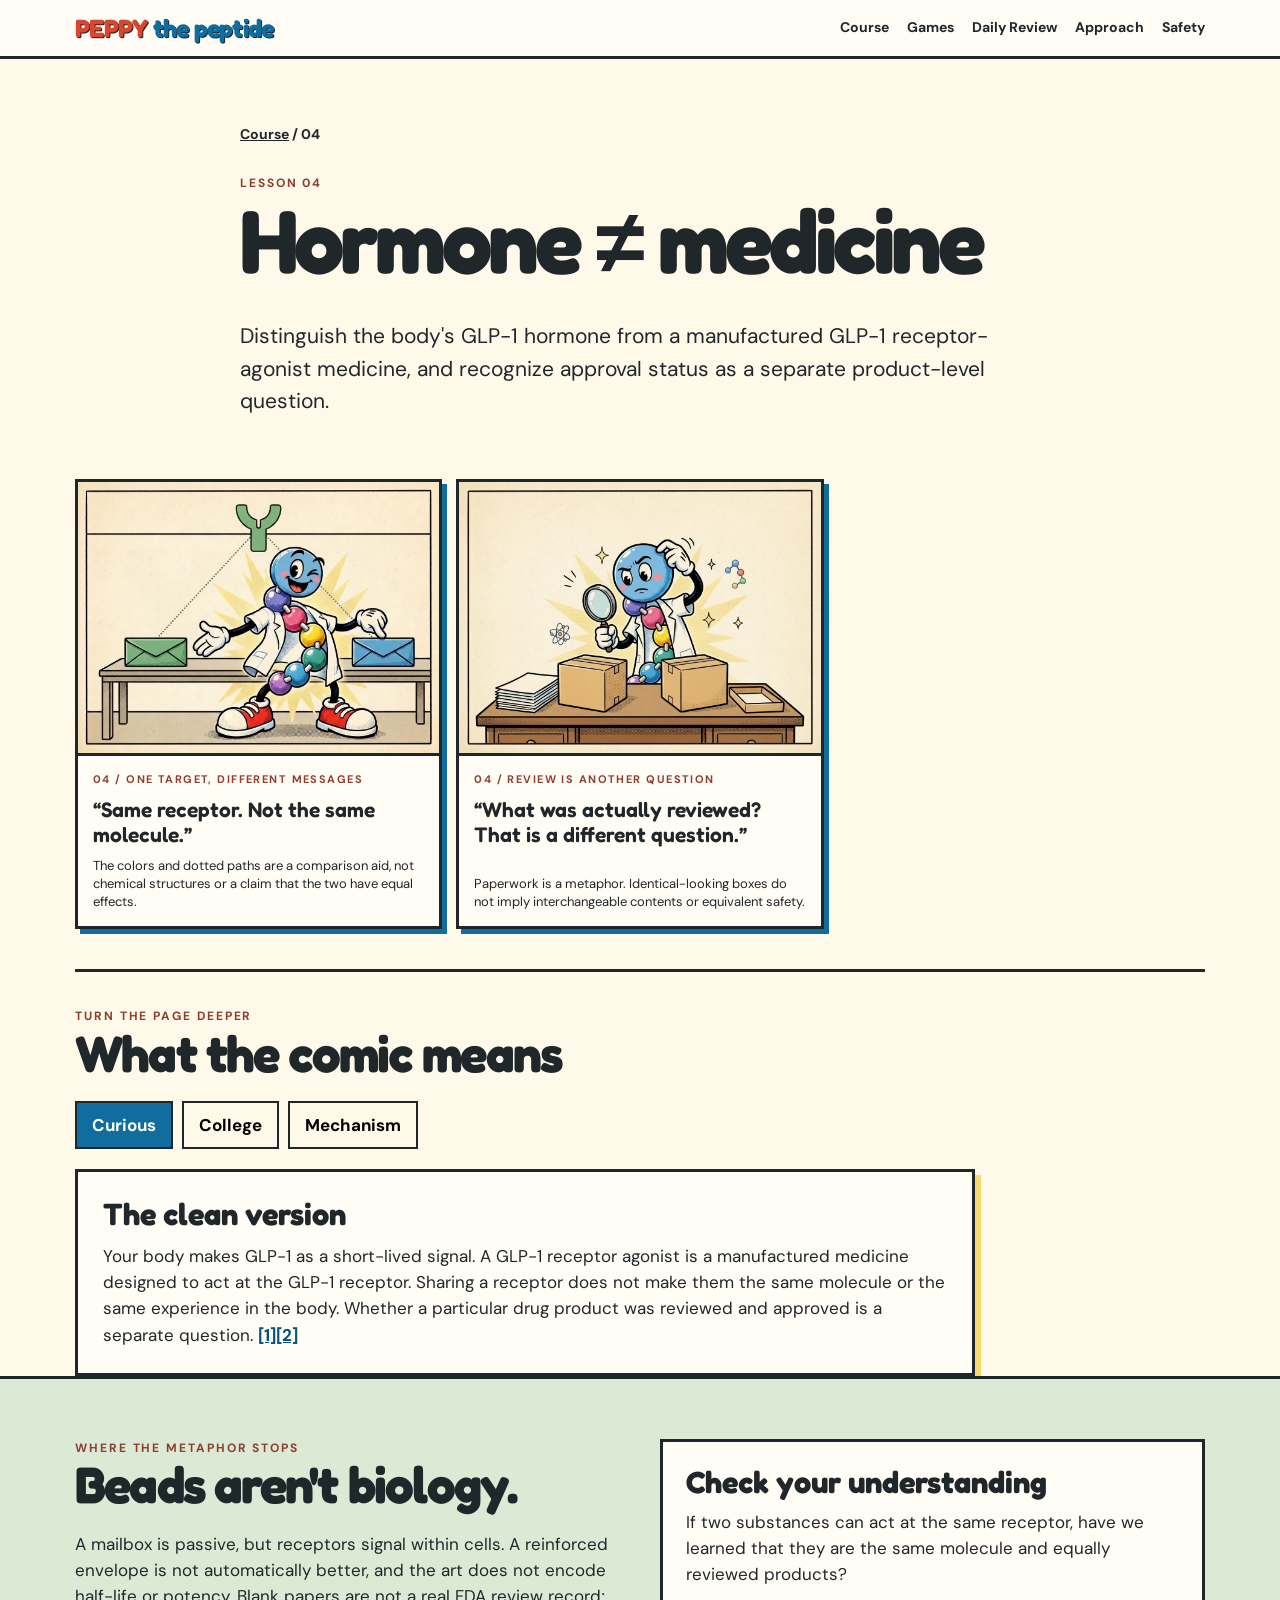
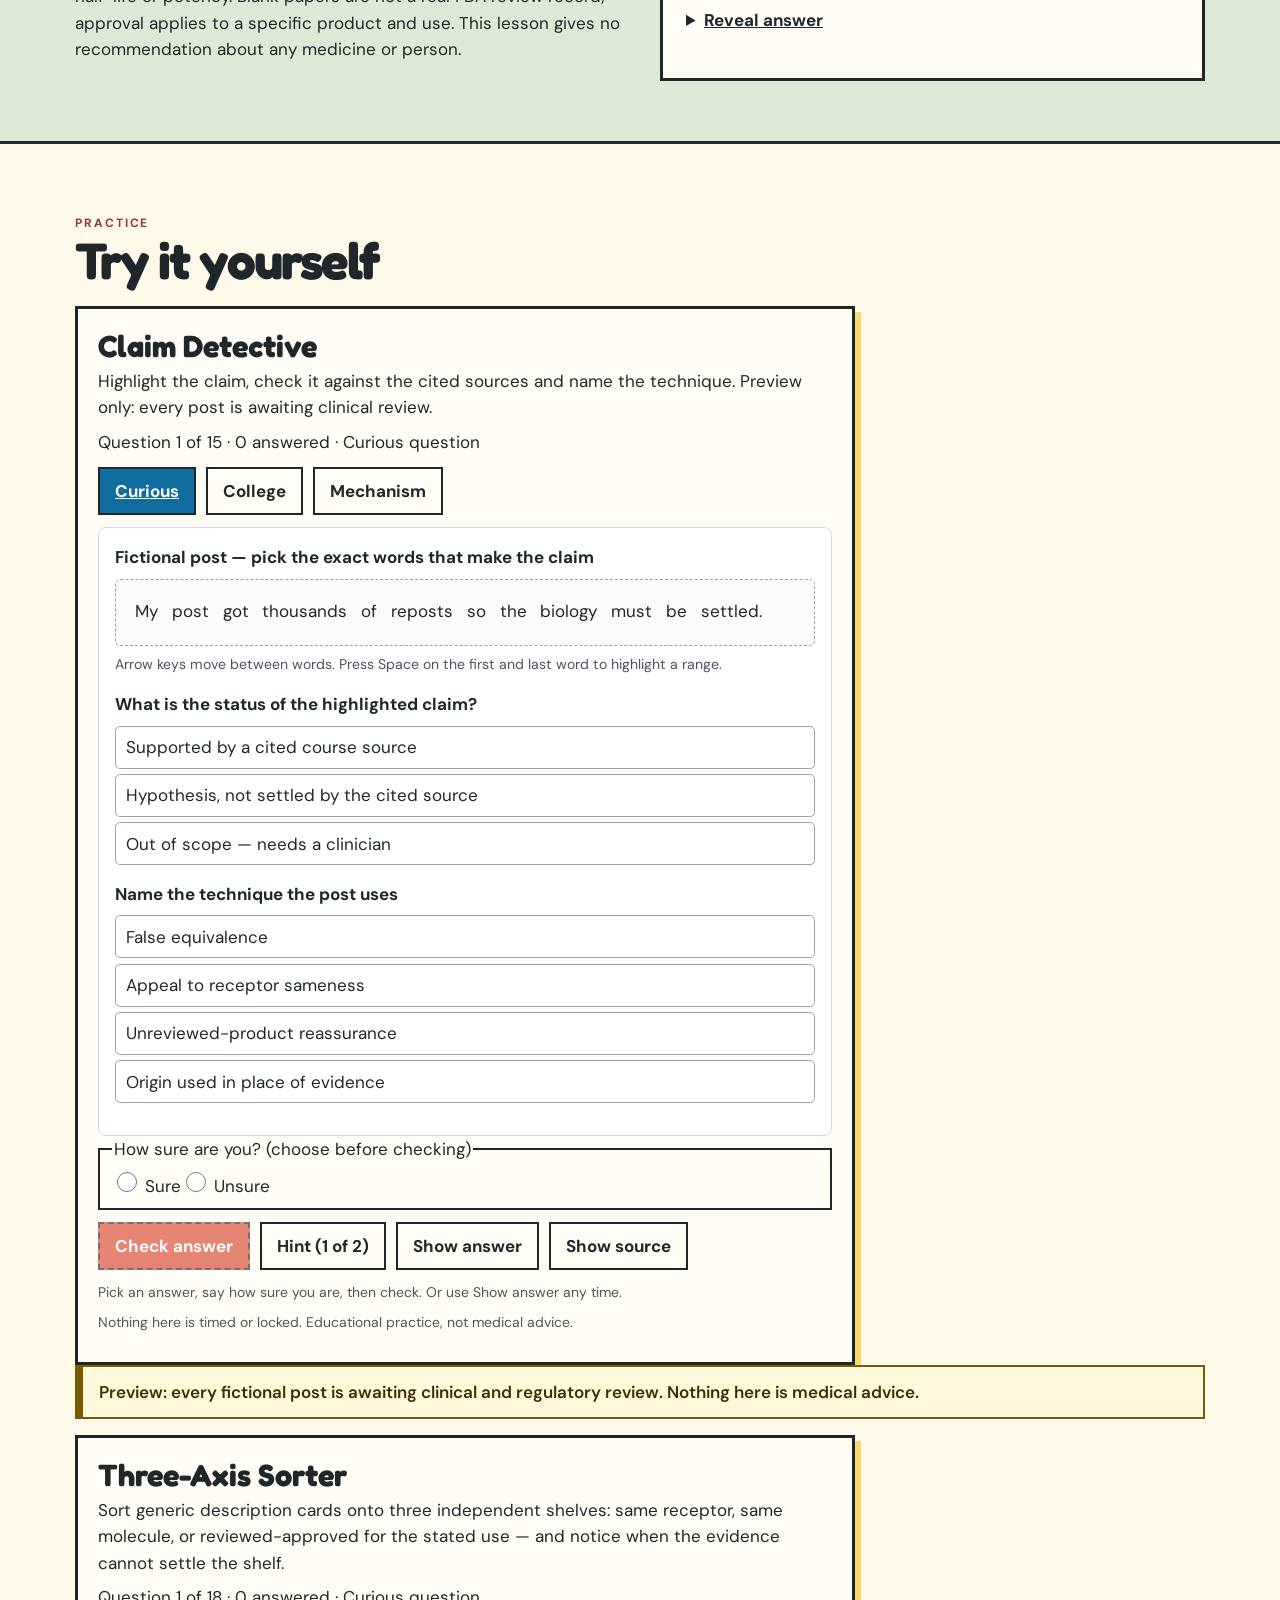
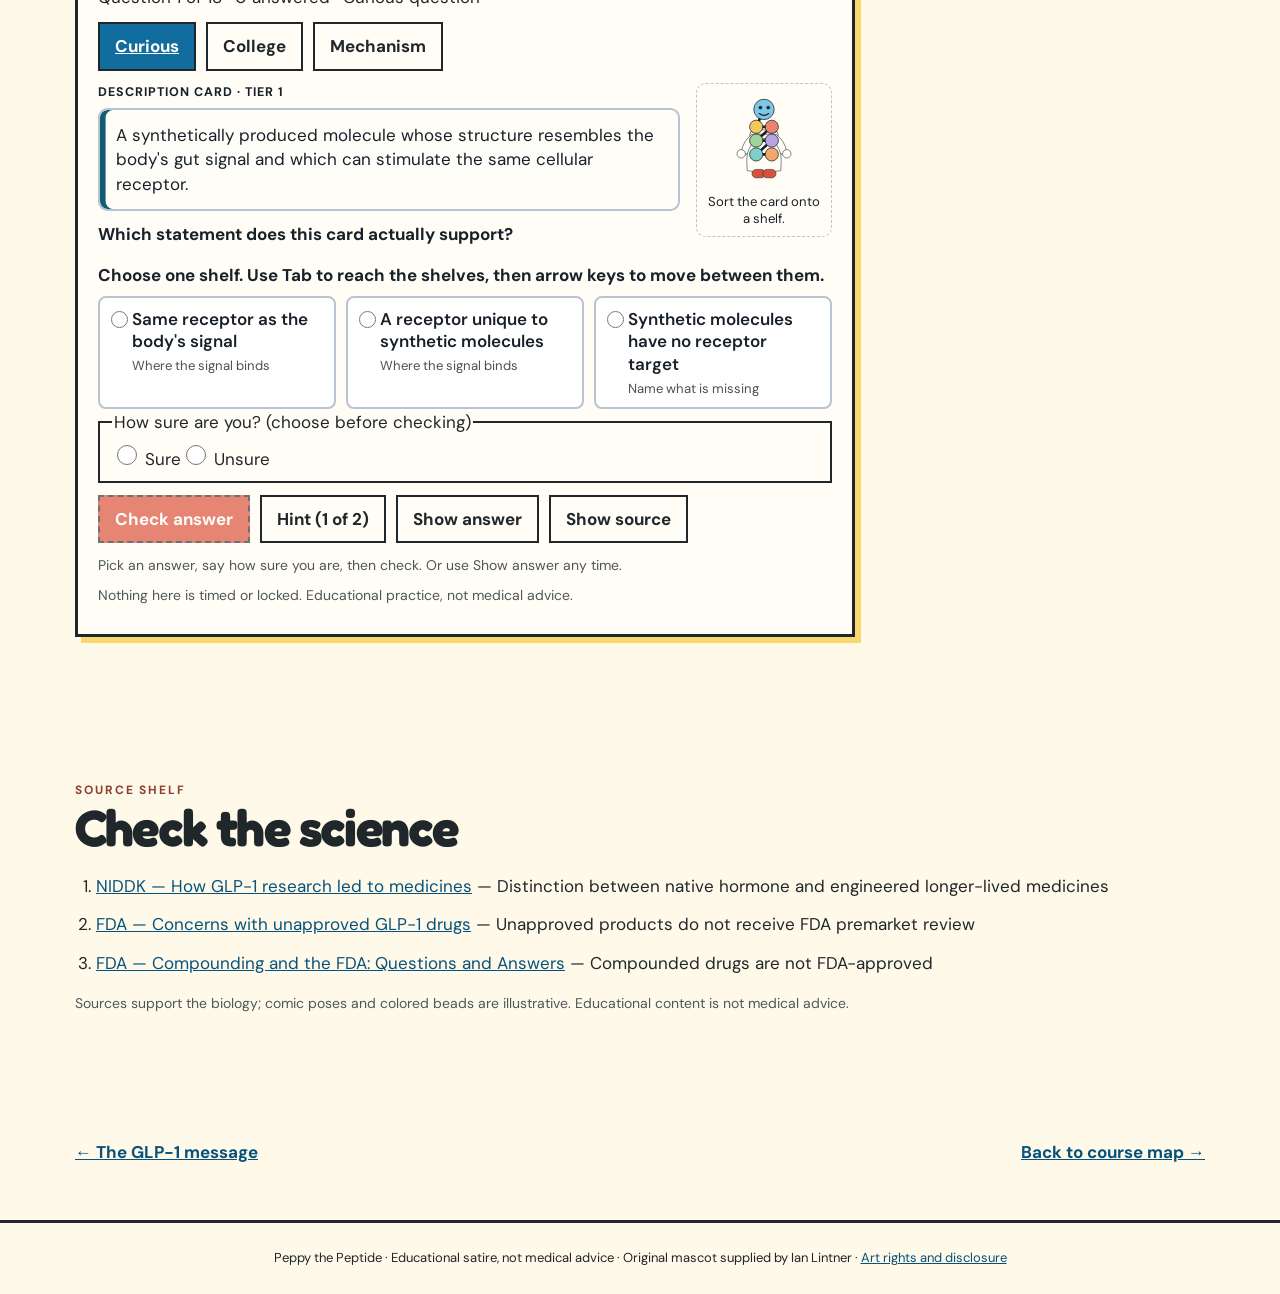
<file: site/lessons/hormone-and-medicine.html>
<!doctype html><html lang="en"><head><meta charset="utf-8"><meta name="viewport" content="width=device-width,initial-scale=1"><meta name="description" content="Peppy the Peptide: sourced, comic-first science lessons from amino-acid sequence to molecular signaling."><title>Hormone ≠ medicine · Peppy the Peptide</title><link rel="stylesheet" href="../styles.css"></head><body><a class="skip-link" href="#main">Skip to content</a><header class="site-header"><div class="wrap nav"><a class="brand" href="../index.html">PEPPY <span>the peptide</span></a><nav aria-label="Main navigation"><a href="../index.html#course">Course</a><a href="../games/index.html">Games</a><a href="../games/review.html">Daily Review</a><a href="../index.html#approach">Approach</a><a href="../index.html#safety">Safety</a></nav></div></header><main id="main"><article><div class="wrap lesson-head"><div class="breadcrumbs"><a href="../index.html">Course</a> / 04</div><div class="eyebrow">Lesson 04</div><h1>Hormone ≠ medicine</h1><p class="lede">Distinguish the body&#x27;s GLP-1 hormone from a manufactured GLP-1 receptor-agonist medicine, and recognize approval status as a separate product-level question.</p></div><div class="wrap"><div class="panel-strip" aria-label="Comic panels in reading order"><figure class="panel"><img src="../assets/lesson-04-panel-a-revised.webp" alt="Peppy compares two different symbolic envelopes below a single central receptor symbol with dotted lines to both" loading="lazy"><figcaption><span class="panel-num">04 / ONE TARGET, DIFFERENT MESSAGES</span><strong>“Same receptor. Not the same molecule.”</strong><small>The colors and dotted paths are a comparison aid, not chemical structures or a claim that the two have equal effects.</small></figcaption></figure><figure class="panel"><img src="../assets/lesson-04-panel-b.webp" alt="Peppy examines two similar plain parcels, one next to a stack of blank papers and one next to an empty tray" loading="lazy"><figcaption><span class="panel-num">04 / REVIEW IS ANOTHER QUESTION</span><strong>“What was actually reviewed? That is a different question.”</strong><small>Paperwork is a metaphor. Identical-looking boxes do not imply interchangeable contents or equivalent safety.</small></figcaption></figure></div><section class="depth" aria-label="Explanation depth"><div class="eyebrow">Turn the page deeper</div><h2>What the comic means</h2><div class="depth-controls" role="group" aria-label="Select explanation depth"><button type="button" data-select="curious" aria-pressed="true">Curious</button><button type="button" data-select="college" aria-pressed="false">College</button><button type="button" data-select="mechanism" aria-pressed="false">Mechanism</button></div><div class="depth-copy" aria-live="polite"><div class="depth-pane" id="curious" data-depth="curious" ><h3>The clean version</h3><p>Your body makes GLP-1 as a short-lived signal. A GLP-1 receptor agonist is a manufactured medicine designed to act at the GLP-1 receptor. Sharing a receptor does not make them the same molecule or the same experience in the body. Whether a particular drug product was reviewed and approved is a separate question. <a href="#sources">[1][2]</a></p></div><div class="depth-pane" id="college" data-depth="college" hidden><h3>One level deeper</h3><p>Endogenous GLP-1 is made by intestinal cells and cleared rapidly. GLP-1 receptor agonists are designed ligands that act at the same receptor, with chemistry and exposure that differ from the native hormone. Receptor target, molecular identity and regulatory status are three different axes. FDA-approved drug products undergo review for their specified uses; compounded drugs are not FDA-approved and are not reviewed by FDA for safety, effectiveness or quality before marketing. This is a description of categories, not advice about any product. <a href="#sources">[1][2][3]</a></p></div><div class="depth-pane" id="mechanism" data-depth="mechanism" hidden><h3>Mechanism lens</h3><p>Mechanism entry point: a ligand's interaction with GLP-1R does not define its entire pharmacology. Molecular structure, stability and exposure affect what the receptor encounters over time. A claim that two products act at the same receptor is not evidence of identical formulation, tested indication or regulatory review. This page deliberately provides no dosing, comparisons, efficacy statistics, adverse-event rankings or prescribing guidance; those require separate qualified clinical review. <a href="#sources">[1][2][3]</a></p></div></div></section></div><section class="learning"><div class="wrap learning-grid"><div><div class="eyebrow">Where the metaphor stops</div><h2>Beads aren't biology.</h2><p>A mailbox is passive, but receptors signal within cells. A reinforced envelope is not automatically better, and the art does not encode half-life or potency. Blank papers are not a real FDA review record; approval applies to a specific product and use. This lesson gives no recommendation about any medicine or person.</p></div><div class="check"><h3>Check your understanding</h3><p>If two substances can act at the same receptor, have we learned that they are the same molecule and equally reviewed products?</p><details><summary>Reveal answer</summary><p>No. Sharing a receptor target does not settle molecular identity, exposure or whether a specific product was reviewed and approved. These are separate questions.</p></details></div></div></section><section class="wrap section games" id="games" aria-labelledby="games-title"><div class="eyebrow">Practice</div><h2 id="games-title">Try it yourself</h2><div class="game-mount" id="game-claim-detective" data-game="claim-detective" data-lesson="hormone-and-medicine" data-items="../games/data/claim-detective.json"><h3>Claim Detective</h3><p>Highlight the claim, check it against the cited sources and name the technique. Preview only: every post is awaiting clinical review.</p><noscript><p>This practice game needs JavaScript. Without it, reread the lesson and use the self-check above; nothing here is required to finish the lesson.</p></noscript></div><div class="game-mount" id="game-three-axis-sorter" data-game="three-axis-sorter" data-lesson="hormone-and-medicine" data-items="../games/data/three-axis-sorter.json"><h3>Three-Axis Sorter</h3><p>Sort generic description cards onto three independent shelves: same receptor, same molecule, or reviewed-approved for the stated use — and notice when the evidence cannot settle the shelf.</p><noscript><p>This practice game needs JavaScript. Without it, reread the lesson and use the self-check above; nothing here is required to finish the lesson.</p></noscript></div></section><section class="wrap section sources" id="sources"><div class="eyebrow">Source shelf</div><h2>Check the science</h2><ol><li><a href="https://www.niddk.nih.gov/news/archive/2021/story-discovery-medications-diabetes-obesity-emerged-research-pancreatic-hormone" target="_blank" rel="noopener">NIDDK — How GLP-1 research led to medicines</a> — Distinction between native hormone and engineered longer-lived medicines</li><li><a href="https://www.fda.gov/drugs/drug-alerts-and-statements/fdas-concerns-unapproved-glp-1-drugs-used-weight-loss" target="_blank" rel="noopener">FDA — Concerns with unapproved GLP-1 drugs</a> — Unapproved products do not receive FDA premarket review</li><li><a href="https://www.fda.gov/drugs/human-drug-compounding/compounding-and-fda-questions-and-answers" target="_blank" rel="noopener">FDA — Compounding and the FDA: Questions and Answers</a> — Compounded drugs are not FDA-approved</li></ol><p class="small">Sources support the biology; comic poses and colored beads are illustrative. Educational content is not medical advice.</p></section><div class="wrap next"><a href="endogenous-glp1.html">← The GLP-1 message</a><a href="../index.html">Back to course map →</a></div></article><script src="../lesson.js" defer></script><script type="module" src="../games/claim-detective/main.js"></script><script type="module" src="../games/three-axis-sorter/main.js"></script></main><footer class="site-footer">Peppy the Peptide · Educational satire, not medical advice · Original mascot supplied by Ian Lintner · <a href="../rights.html">Art rights and disclosure</a></footer></body></html>
</file>
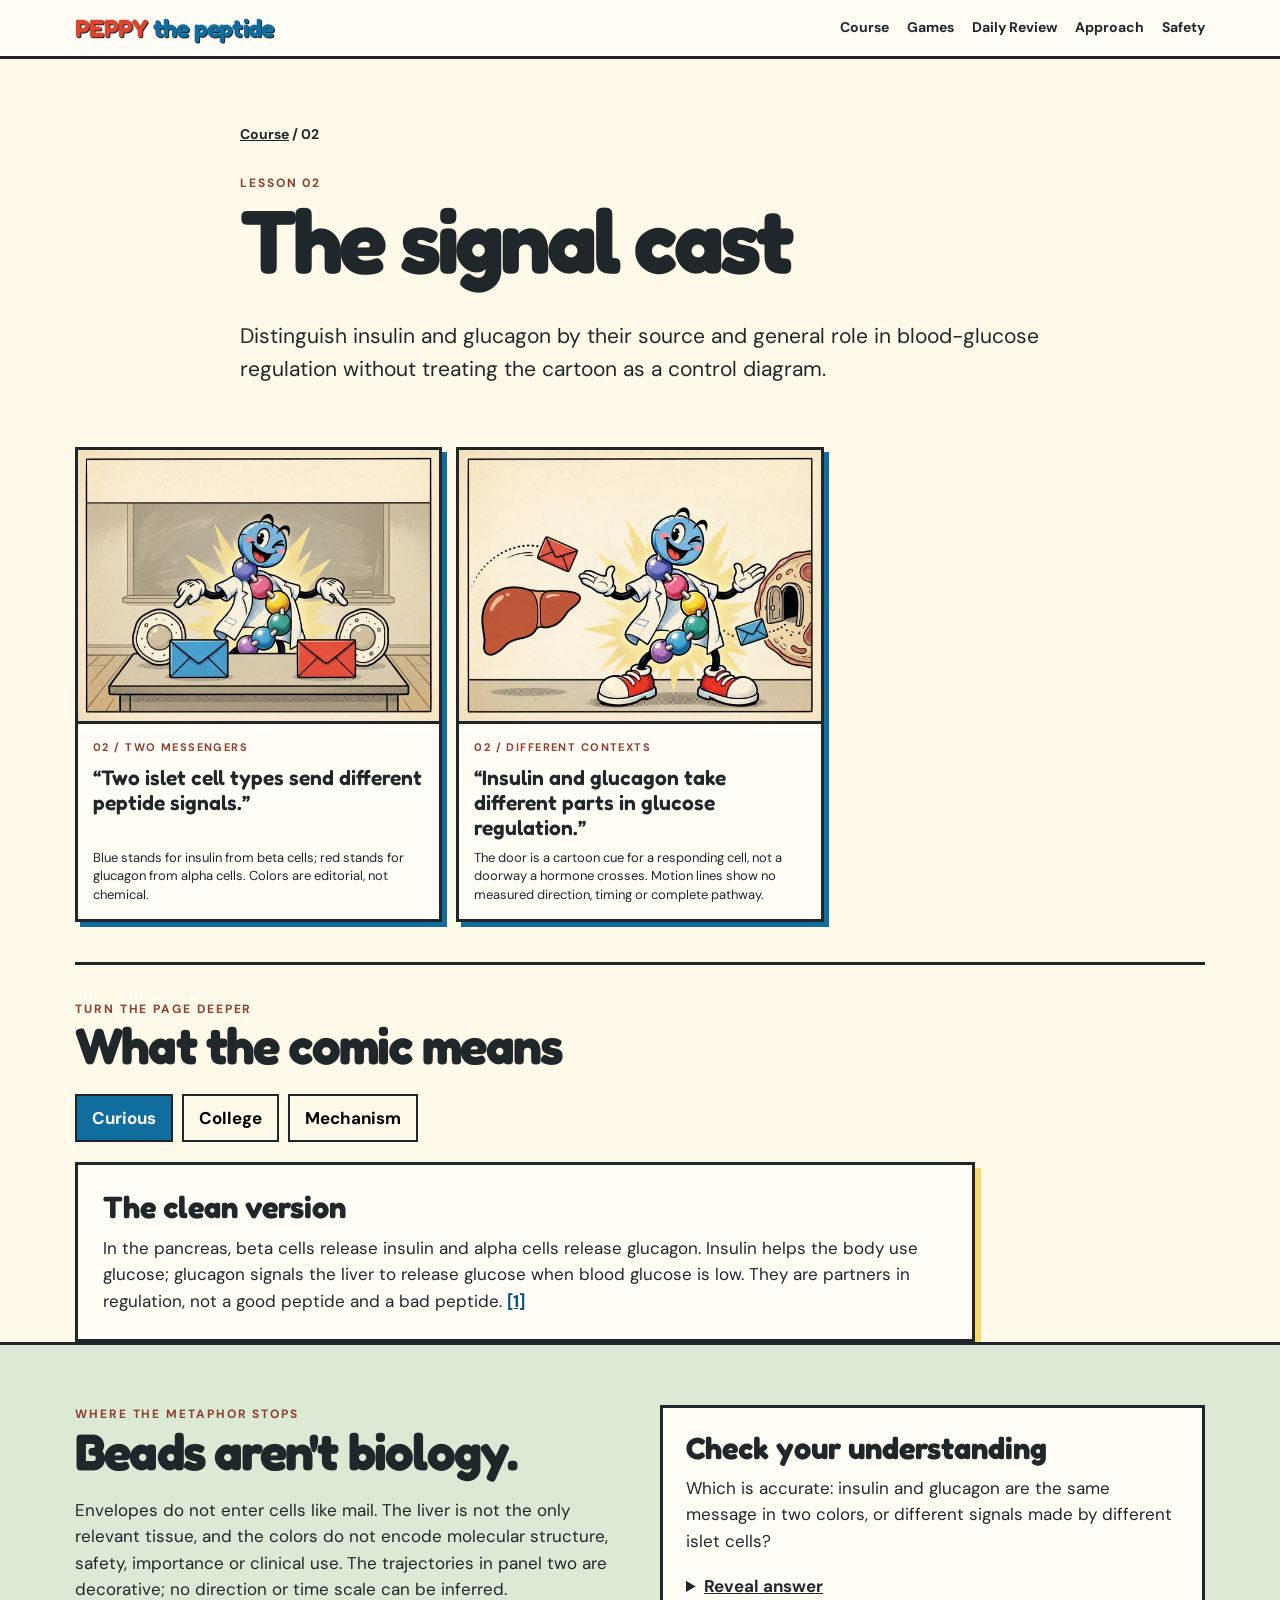
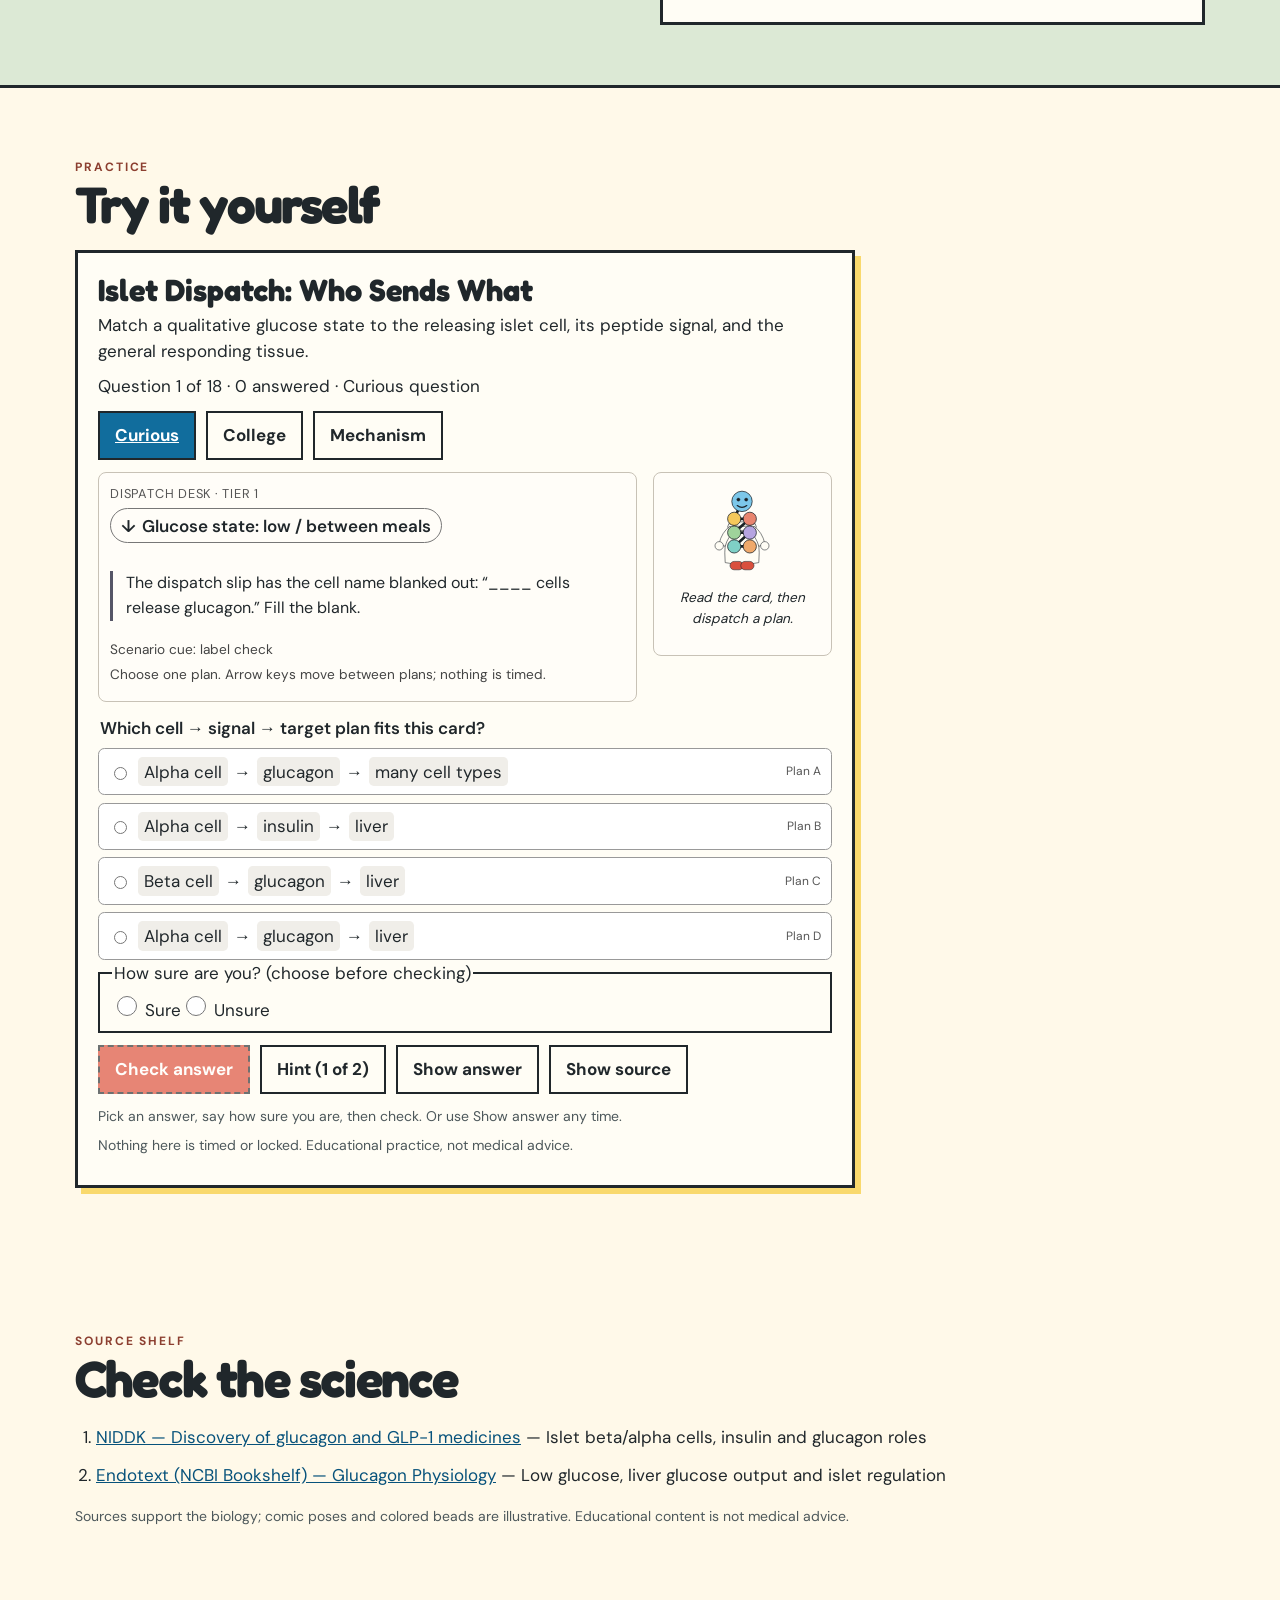
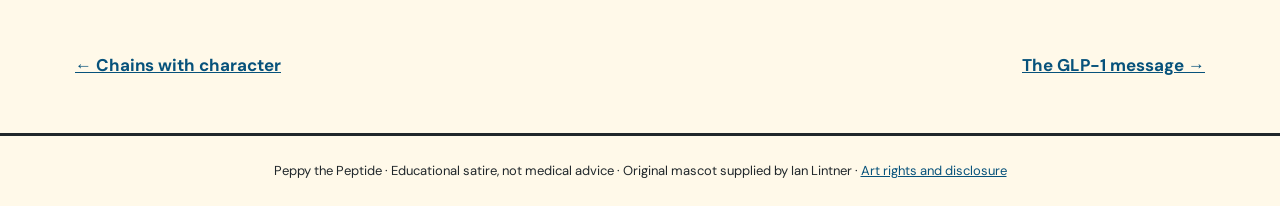
<file: site/lessons/signal-cast.html>
<!doctype html><html lang="en"><head><meta charset="utf-8"><meta name="viewport" content="width=device-width,initial-scale=1"><meta name="description" content="Peppy the Peptide: sourced, comic-first science lessons from amino-acid sequence to molecular signaling."><title>The signal cast · Peppy the Peptide</title><link rel="stylesheet" href="../styles.css"></head><body><a class="skip-link" href="#main">Skip to content</a><header class="site-header"><div class="wrap nav"><a class="brand" href="../index.html">PEPPY <span>the peptide</span></a><nav aria-label="Main navigation"><a href="../index.html#course">Course</a><a href="../games/index.html">Games</a><a href="../games/review.html">Daily Review</a><a href="../index.html#approach">Approach</a><a href="../index.html#safety">Safety</a></nav></div></header><main id="main"><article><div class="wrap lesson-head"><div class="breadcrumbs"><a href="../index.html">Course</a> / 02</div><div class="eyebrow">Lesson 02</div><h1>The signal cast</h1><p class="lede">Distinguish insulin and glucagon by their source and general role in blood-glucose regulation without treating the cartoon as a control diagram.</p></div><div class="wrap"><div class="panel-strip" aria-label="Comic panels in reading order"><figure class="panel"><img src="../assets/lesson-02-panel-a.webp" alt="Peppy presents two matching cartoon cell silhouettes and two same-sized blue and red sealed envelopes" loading="lazy"><figcaption><span class="panel-num">02 / TWO MESSENGERS</span><strong>“Two islet cell types send different peptide signals.”</strong><small>Blue stands for insulin from beta cells; red stands for glucagon from alpha cells. Colors are editorial, not chemical.</small></figcaption></figure><figure class="panel"><img src="../assets/lesson-02-panel-b.webp" alt="Peppy stands between a stylized liver and a generic cell doorway, with separate red and blue symbolic envelopes" loading="lazy"><figcaption><span class="panel-num">02 / DIFFERENT CONTEXTS</span><strong>“Insulin and glucagon take different parts in glucose regulation.”</strong><small>The door is a cartoon cue for a responding cell, not a doorway a hormone crosses. Motion lines show no measured direction, timing or complete pathway.</small></figcaption></figure></div><section class="depth" aria-label="Explanation depth"><div class="eyebrow">Turn the page deeper</div><h2>What the comic means</h2><div class="depth-controls" role="group" aria-label="Select explanation depth"><button type="button" data-select="curious" aria-pressed="true">Curious</button><button type="button" data-select="college" aria-pressed="false">College</button><button type="button" data-select="mechanism" aria-pressed="false">Mechanism</button></div><div class="depth-copy" aria-live="polite"><div class="depth-pane" id="curious" data-depth="curious" ><h3>The clean version</h3><p>In the pancreas, beta cells release insulin and alpha cells release glucagon. Insulin helps the body use glucose; glucagon signals the liver to release glucose when blood glucose is low. They are partners in regulation, not a good peptide and a bad peptide. <a href="#sources">[1]</a></p></div><div class="depth-pane" id="college" data-depth="college" hidden><h3>One level deeper</h3><p>Both are peptide hormones released by different cells in the pancreatic islets. Rising glucose stimulates insulin release from beta cells; low glucose is a stimulus for glucagon release from alpha cells. Insulin helps many cells take up or store fuel, while glucagon acts prominently on the liver to support glucose output. Their signals interact rather than forming a simple on/off switch. <a href="#sources">[1][2]</a></p></div><div class="depth-pane" id="mechanism" data-depth="mechanism" hidden><h3>Mechanism lens</h3><p>The islet and liver are not one linear pathway. Hormone secretion depends on nutrient state and islet-cell signaling, while downstream responses depend on tissue receptors and metabolism. Glucagon supports hepatic glycogen breakdown and glucose production; insulin has multiple tissue-specific actions. Peppy’s envelopes omit concentrations, timing, receptor kinetics and feedback, so this panel cannot predict an individual response. <a href="#sources">[1][2]</a></p></div></div></section></div><section class="learning"><div class="wrap learning-grid"><div><div class="eyebrow">Where the metaphor stops</div><h2>Beads aren't biology.</h2><p>Envelopes do not enter cells like mail. The liver is not the only relevant tissue, and the colors do not encode molecular structure, safety, importance or clinical use. The trajectories in panel two are decorative; no direction or time scale can be inferred.</p></div><div class="check"><h3>Check your understanding</h3><p>Which is accurate: insulin and glucagon are the same message in two colors, or different signals made by different islet cells?</p><details><summary>Reveal answer</summary><p>Different signals. Beta cells release insulin; alpha cells release glucagon. Their effects depend on biological context, so neither is simply good or bad.</p></details></div></div></section><section class="wrap section games" id="games" aria-labelledby="games-title"><div class="eyebrow">Practice</div><h2 id="games-title">Try it yourself</h2><div class="game-mount" id="game-islet-dispatch" data-game="islet-dispatch" data-lesson="signal-cast" data-items="../games/data/islet-dispatch.json"><h3>Islet Dispatch: Who Sends What</h3><p>Match a qualitative glucose state to the releasing islet cell, its peptide signal, and the general responding tissue.</p><noscript><p>This practice game needs JavaScript. Without it, reread the lesson and use the self-check above; nothing here is required to finish the lesson.</p></noscript></div></section><section class="wrap section sources" id="sources"><div class="eyebrow">Source shelf</div><h2>Check the science</h2><ol><li><a href="https://www.niddk.nih.gov/news/archive/2021/story-discovery-medications-diabetes-obesity-emerged-research-pancreatic-hormone" target="_blank" rel="noopener">NIDDK — Discovery of glucagon and GLP-1 medicines</a> — Islet beta/alpha cells, insulin and glucagon roles</li><li><a href="https://www.ncbi.nlm.nih.gov/books/NBK279127/" target="_blank" rel="noopener">Endotext (NCBI Bookshelf) — Glucagon Physiology</a> — Low glucose, liver glucose output and islet regulation</li></ol><p class="small">Sources support the biology; comic poses and colored beads are illustrative. Educational content is not medical advice.</p></section><div class="wrap next"><a href="foundations.html">← Chains with character</a><a href="endogenous-glp1.html">The GLP-1 message →</a></div></article><script src="../lesson.js" defer></script><script type="module" src="../games/islet-dispatch/main.js"></script></main><footer class="site-footer">Peppy the Peptide · Educational satire, not medical advice · Original mascot supplied by Ian Lintner · <a href="../rights.html">Art rights and disclosure</a></footer></body></html>
</file>
<file: site/styles.css>
@font-face{font-family:'DM Sans';font-style:normal;font-weight:400 700;font-display:swap;src:url(fonts/dm-sans-latin.woff2) format('woff2')}@font-face{font-family:'Fredoka';font-style:normal;font-weight:300 700;font-display:swap;src:url(fonts/fredoka-latin.woff2) format('woff2')}
:root{--paper:#fff9e9;--white:#fffdf5;--ink:#20272b;--muted:#4d585b;--red:#db4631;--blue:#116d9d;--gold:#f9d96d;--green:#dce9d5;--line:3px solid var(--ink)}
*{box-sizing:border-box}html{scroll-behavior:smooth}body{margin:0;background:var(--paper);color:var(--ink);font:17px/1.55 'DM Sans',sans-serif}a{color:#07527b}a:focus-visible,button:focus-visible{outline:3px solid var(--blue);outline-offset:3px}.skip-link{position:absolute;left:-9999px;top:10px;background:var(--white);color:var(--ink);padding:10px 15px;z-index:100;border:2px solid var(--ink)}.skip-link:focus{left:10px}.sr-only{position:absolute;width:1px;height:1px;padding:0;margin:-1px;overflow:hidden;clip:rect(0,0,0,0);white-space:nowrap;border:0}.game-mastery,.course-game-progress{font-size:13px;font-weight:700;color:#8c3f30;margin:7px 0 0}.game-mastery:empty,.course-game-progress:empty{display:none}button{cursor:pointer;font:inherit}img{max-width:100%;height:auto}p{margin:0 0 1.1em}h1,h2,h3{font-family:'Fredoka',sans-serif;line-height:1.08;margin:0 0 .35em}h1{font-size:clamp(48px,7vw,92px);letter-spacing:-.045em}h2{font-size:clamp(34px,4vw,55px);letter-spacing:-.035em}h3{font-size:clamp(24px,2.4vw,32px)}.wrap{max-width:1180px;margin:0 auto;padding:0 25px}.site-header{background:var(--white);border-bottom:var(--line)}.nav{display:flex;align-items:center;justify-content:space-between;gap:20px;padding-top:13px;padding-bottom:13px}.brand{font:700 25px 'Fredoka',sans-serif;color:var(--red);text-decoration:none;letter-spacing:-.03em;text-shadow:1px 1px var(--ink)}.brand span{color:var(--blue)}.nav nav{display:flex;flex-wrap:wrap;gap:18px}.nav nav a{font-size:14px;color:var(--ink);font-weight:700;text-decoration:none}.nav nav a:hover{text-decoration:underline}.eyebrow{font-size:12px;letter-spacing:.16em;text-transform:uppercase;color:#8c3f30;font-weight:700}.hero{display:grid;grid-template-columns:1.1fr .9fr;gap:55px;align-items:center;padding-top:60px;padding-bottom:75px}.hero h1 em{font-style:normal;color:var(--red)}.hero .lede{font-size:clamp(19px,2vw,24px);max-width:600px}.cover{background:var(--gold);border:5px solid var(--ink);box-shadow:12px 12px 0 var(--red);transform:rotate(2deg)}.cover img{display:block;width:100%}.catchphrase{font:600 22px 'Fredoka',sans-serif;display:inline-block;background:var(--gold);border:var(--line);padding:9px 15px;transform:rotate(-2deg);box-shadow:4px 4px var(--ink);margin:5px 0 26px}.button{display:inline-block;background:#b5321f;color:white;border:var(--line);box-shadow:4px 4px 0 var(--ink);padding:12px 20px;text-decoration:none;font-weight:700;min-height:48px}.button:hover{transform:translate(2px,2px);box-shadow:2px 2px var(--ink)}.button.light{background:var(--white);color:var(--ink)}.actions{display:flex;gap:12px;flex-wrap:wrap}.stripe{background:var(--ink);color:white;padding:10px 0;font:700 14px 'Fredoka';letter-spacing:.12em;text-align:center}.section{padding-top:70px;padding-bottom:74px}.section-title{max-width:760px;margin-bottom:30px}.section-title p{font-size:19px;color:var(--muted)}.course-list{list-style:none;padding:0;margin:0;border-top:var(--line)}.course-list li{border-bottom:var(--line);display:grid;grid-template-columns:78px 1fr auto;gap:24px;align-items:center;padding:23px 8px}.course-list .number{font:700 40px 'Fredoka';color:var(--red)}.course-list h3{margin:0}.course-list p{margin:7px 0 0;color:var(--muted)}.course-list a{font-weight:700;white-space:nowrap}.learning{background:var(--green);border-block:var(--line)}.lesson-head{max-width:850px;padding-top:65px;padding-bottom:38px}.lesson-head .lede{font-size:21px}.breadcrumbs{font-size:14px;font-weight:700;margin-bottom:28px}.breadcrumbs a{color:var(--ink)}.panel-strip{display:grid;grid-template-columns:repeat(3,minmax(0,1fr));gap:14px;margin-bottom:40px}.panel{margin:0;background:var(--white);border:var(--line);box-shadow:5px 5px 0 var(--blue);display:flex;flex-direction:column}.panel img{display:block;width:100%;aspect-ratio:4/3;object-fit:cover}.panel figcaption{border-top:var(--line);padding:15px;display:flex;flex-direction:column;gap:9px;flex:1}.panel .panel-num{font-size:11px;letter-spacing:.13em;color:#904032;font-weight:700}.panel strong{font:600 21px/1.2 'Fredoka'}.panel small{font-size:13px;line-height:1.4;margin-top:auto}.depth{border-top:var(--line);padding-top:35px}.depth-controls{display:flex;gap:9px;flex-wrap:wrap;margin:20px 0}.depth-controls button{border:2px solid var(--ink);background:transparent;padding:9px 15px;font-weight:700;min-height:44px}.depth-controls button[aria-pressed=true]{background:var(--blue);color:white}.depth-copy{background:var(--white);border:var(--line);box-shadow:6px 6px var(--gold);padding:25px;max-width:900px;min-height:150px}.depth-copy h3{margin-bottom:12px}.depth-copy p:last-child{margin-bottom:0}.depth-copy a{font-weight:700}.learning-grid{display:grid;grid-template-columns:1fr 1fr;gap:40px;padding:60px 25px}.learning-grid ul{padding-left:22px}.learning-grid li{margin-bottom:12px}.check{background:var(--white);border:var(--line);padding:23px}.check details{margin-top:16px}.check summary{cursor:pointer;font-weight:700;text-decoration:underline}.science{background:var(--ink);color:white}.science a{color:#bde5ff}.science p{color:#e4e7e6}.science .learning-grid{align-items:start}.sources ol{padding-left:21px}.sources li{margin-bottom:12px;overflow-wrap:anywhere}.next{display:flex;justify-content:space-between;gap:20px;align-items:center;padding-top:35px;padding-bottom:55px}.next a{font-weight:700}.site-footer{border-top:var(--line);padding:25px;text-align:center;font-size:13px}.small{font-size:14px;color:var(--muted)}@media(max-width:800px){.hero,.learning-grid{grid-template-columns:1fr}.hero{padding-top:35px}.cover{max-width:500px}.panel-strip{grid-template-columns:1fr;max-width:610px;margin-inline:auto}.course-list li{grid-template-columns:55px 1fr}.course-list a{grid-column:2}.course-list .number{font-size:32px}}@media(max-width:550px){.nav{align-items:flex-start;flex-direction:column}.nav nav{gap:12px}.hero{gap:38px}.section{padding-block:55px}.lesson-head{padding-top:40px}.learning-grid{padding-block:48px}.next{display:block}.next a{display:block;margin:18px 0}}@media(prefers-reduced-motion:reduce){html{scroll-behavior:auto}}
</file>
<file: site/games/ui/peppy.css>
/* Peppy the Peptide — layered vector mascot styles.
 *
 * State contract: any ancestor carrying data-state="idle|wink|thinking|oops|cheer|point"
 * selects the matching pose group and the matching eye/mouth variant. The standalone
 * site/assets/peppy.svg puts data-state on its own root element; the inlined component in
 * peppy.js puts it on the wrapper, so one stylesheet serves both.
 *
 * Only CSS transitions are used — there is no JS animation loop and no keyframe animation.
 */

.peppy { display: block; width: 100%; height: auto; max-width: 100%; }
.peppy-frame { display: inline-block; width: var(--peppy-size, 180px); max-width: 100%; line-height: 0; }
.peppy-frame .peppy-visual { display: block; }

/* --- paint tokens ------------------------------------------------------- */
.peppy-fill-ink { fill: #1b2126; }
.peppy-fill-paper { fill: #fffdf5; stroke: #1b2126; stroke-width: 1.8; stroke-linejoin: round; }
.peppy-fill-red { fill: #d94f3d; stroke: #1b2126; stroke-width: 1.8; }
.peppy-fill-gold { fill: #f5c85b; stroke: #1b2126; stroke-width: 1.2; }
.peppy-ink-line { fill: none; stroke: #1b2126; stroke-width: 4; stroke-linecap: round; }
.peppy-glove { fill: #fffdf5; stroke: #1b2126; stroke-width: 1.8; }
.peppy-link { fill: none; stroke: #1b2126; stroke-width: 9; stroke-linecap: round; }
.peppy-figure { stroke: #1b2126; }

/* --- seven spheres and their optional bead letters ---------------------- */
.peppy-sphere circle { fill: var(--sphere, #7cc7ea); stroke: #1b2126; stroke-width: 2.5; }
.peppy-sphere[data-sphere="1"] { --sphere: #7cc7ea; }
.peppy-sphere[data-sphere="2"] { --sphere: #f5c85b; }
.peppy-sphere[data-sphere="3"] { --sphere: #e8846f; }
.peppy-sphere[data-sphere="4"] { --sphere: #9fd39b; }
.peppy-sphere[data-sphere="5"] { --sphere: #b6a4e0; }
.peppy-sphere[data-sphere="6"] { --sphere: #7fd0c6; }
.peppy-sphere[data-sphere="7"] { --sphere: #f0a96b; }
.peppy-letter {
  font-family: 'Fredoka', 'DM Sans', system-ui, sans-serif;
  font-weight: 700;
  fill: var(--peppy-letter, #1b2126);
  stroke: none;
}

/* --- shared transition list (motion is disabled, not the state change) --- */
.peppy-pose,
.peppy-eye,
.peppy-mouth,
.peppy-arms,
.peppy-arm,
.peppy-glove,
.peppy-bob {
  transition: opacity 240ms ease-in-out, transform 240ms ease-in-out;
}

/* --- pose groups: one per state, all hidden until selected --------------- */
.peppy-pose { opacity: 0; transform: translateY(4px); }
[data-state="idle"] .peppy-pose[data-state="idle"],
[data-state="wink"] .peppy-pose[data-state="wink"],
[data-state="thinking"] .peppy-pose[data-state="thinking"],
[data-state="oops"] .peppy-pose[data-state="oops"],
[data-state="cheer"] .peppy-pose[data-state="cheer"],
[data-state="point"] .peppy-pose[data-state="point"] { opacity: 1; transform: none; }

/* --- eyes: open or winking ---------------------------------------------- */
/* The left eye is never hidden. The right eye is swapped for the closed arc in wink/oops. */
.peppy-eye--open,
.peppy-eye--open-right { opacity: 1; }
.peppy-eye--wink { opacity: 0; }
[data-state="wink"] .peppy-eye--open-right,
[data-state="oops"] .peppy-eye--open-right { opacity: 0; }
[data-state="wink"] .peppy-eye--wink,
[data-state="oops"] .peppy-eye--wink { opacity: 1; }

/* --- mouths: smile, flat line, open ------------------------------------- */
.peppy-mouth--smile { opacity: 1; }
.peppy-mouth--flat { opacity: 0; }
.peppy-mouth--open { opacity: 0; }
[data-state="thinking"] .peppy-mouth--smile { opacity: 0; }
[data-state="thinking"] .peppy-mouth--flat { opacity: 1; }
[data-state="cheer"] .peppy-mouth--smile,
[data-state="oops"] .peppy-mouth--smile { opacity: 0; }
[data-state="cheer"] .peppy-mouth--open,
[data-state="oops"] .peppy-mouth--open { opacity: 1; }

/* --- arms and gloves: rest, or replaced by the pose's own arms ----------- */
[data-state="cheer"] .peppy-arms { opacity: 0; }
[data-state="point"] .peppy-arm--right,
[data-state="point"] .peppy-glove--right { opacity: 0; }

/* --- a whole-figure lift so each state reads differently at a glance ----- */
[data-state="cheer"] .peppy-bob { transform: translateY(-5px); }
[data-state="oops"] .peppy-bob { transform: translateY(4px); }
[data-state="thinking"] .peppy-bob { transform: translateY(2px); }

/* --- reduced motion keeps every state change, drops the animation -------- */
@media (prefers-reduced-motion: reduce) {
  .peppy-pose,
  .peppy-eye,
  .peppy-mouth,
  .peppy-arms,
  .peppy-arm,
  .peppy-glove,
  .peppy-bob { transition-duration: 0ms; }
}
</file>
<file: site/review.css>
/* Daily Review + games hub progress. Colour is never the only signal; no timers, no motion required. */
.sr-only{position:absolute;width:1px;height:1px;padding:0;margin:-1px;overflow:hidden;clip:rect(0,0,0,0);white-space:nowrap;border:0}
.game-mastery,.course-game-progress{font-size:13px;font-weight:700;color:#8c3f30;margin:7px 0 0}
.game-mastery:empty,.course-game-progress:empty{display:none}
#review .lede{max-width:800px}
.rv-session{max-width:820px;margin:24px 0}
.rv-notice{border:2px dashed var(--red,#db4631);background:#fff4ef;padding:12px 15px;font-weight:700}
.rv-counter{font-size:14px;font-weight:700;color:var(--muted,#4d585b)}
.rv-card{background:var(--white,#fffdf5);border:3px solid var(--ink,#20272b);box-shadow:6px 6px var(--gold,#f9d96d);padding:22px;margin:18px 0}
.rv-card-head{display:flex;flex-wrap:wrap;gap:10px;justify-content:space-between;align-items:baseline}
.rv-lesson{font-size:13px;font-weight:700;letter-spacing:.04em;color:var(--blue,#116d9d);margin:0}
.rv-tier{font-size:13px;font-weight:700;border:2px solid var(--ink,#20272b);padding:2px 9px;margin:0}
.rv-prompt{font-size:clamp(20px,2.4vw,27px);margin:18px 0 10px}
.rv-prompt:focus{outline:3px solid var(--blue,#116d9d);outline-offset:3px}
.rv-small{font-size:14px;color:var(--muted,#4d585b)}
.rv-confidence{border:2px solid var(--ink,#20272b);padding:10px 14px;margin:16px 0}
.rv-confidence legend{font-weight:700;padding:0 6px}
.rv-confidence label{display:inline-flex;align-items:center;gap:8px;min-height:44px;margin-right:18px}
.rv-confidence input{width:20px;height:20px}
.rv-actions{display:flex;flex-wrap:wrap;gap:10px;margin:16px 0}
.rv-btn{border:2px solid var(--ink,#20272b);background:transparent;color:inherit;padding:10px 16px;min-height:44px;font-weight:700}
.rv-btn[aria-disabled=true]{border-style:dashed;opacity:.6}
.rv-primary{background:var(--red,#db4631);color:#fff}
.rv-btn:hover{text-decoration:underline}
.rv-feedback:not(:empty){border:2px solid var(--ink,#20272b);padding:12px 15px;margin:16px 0}
.rv-feedback:focus{outline:3px solid var(--blue,#116d9d);outline-offset:3px}
.rv-sources{border-top:2px solid var(--ink,#20272b);padding-top:12px;margin-top:16px}
.rv-sources summary{cursor:pointer;font-weight:700;text-decoration:underline}
.rv-empty,.rv-done{background:var(--white,#fffdf5);border:3px solid var(--ink,#20272b);padding:26px;margin:20px 0;max-width:640px}
.review-tools{border-top:var(--line);margin-top:42px;padding-top:28px;max-width:820px}
.review-tools h2{font-size:30px}
.review-buttons{display:flex;flex-wrap:wrap;gap:12px;align-items:center;margin:18px 0}
.review-buttons button,.review-buttons .button{border:2px solid var(--ink,#20272b);background:var(--white,#fffdf5);color:inherit;padding:10px 16px;min-height:44px;font-weight:700;text-decoration:none;cursor:pointer}
.review-buttons #review-reset{border-color:var(--red,#db4631)}
@media(prefers-reduced-motion:reduce){.rv-session *{animation:none!important;transition:none!important;scroll-behavior:auto!important}}
@media(max-width:550px){.rv-card{padding:16px}.review-buttons{display:grid}}
</file>
